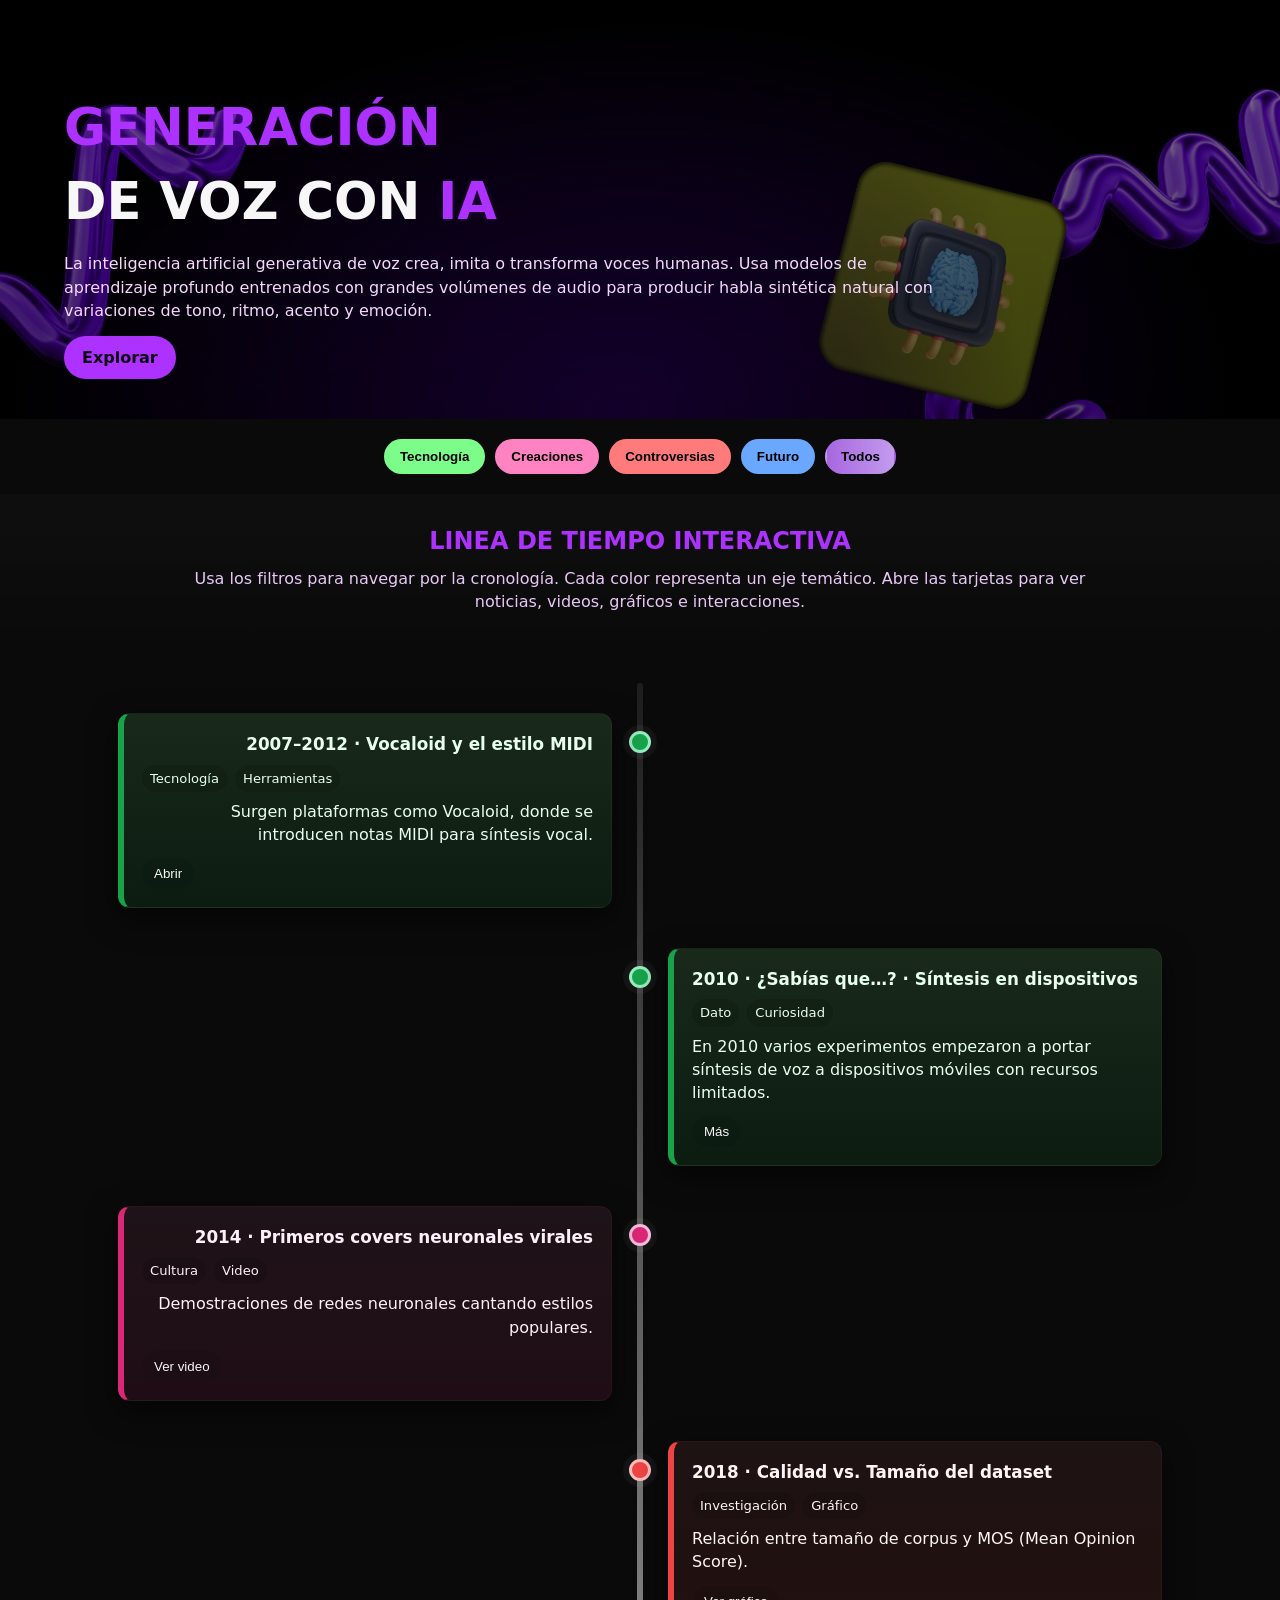
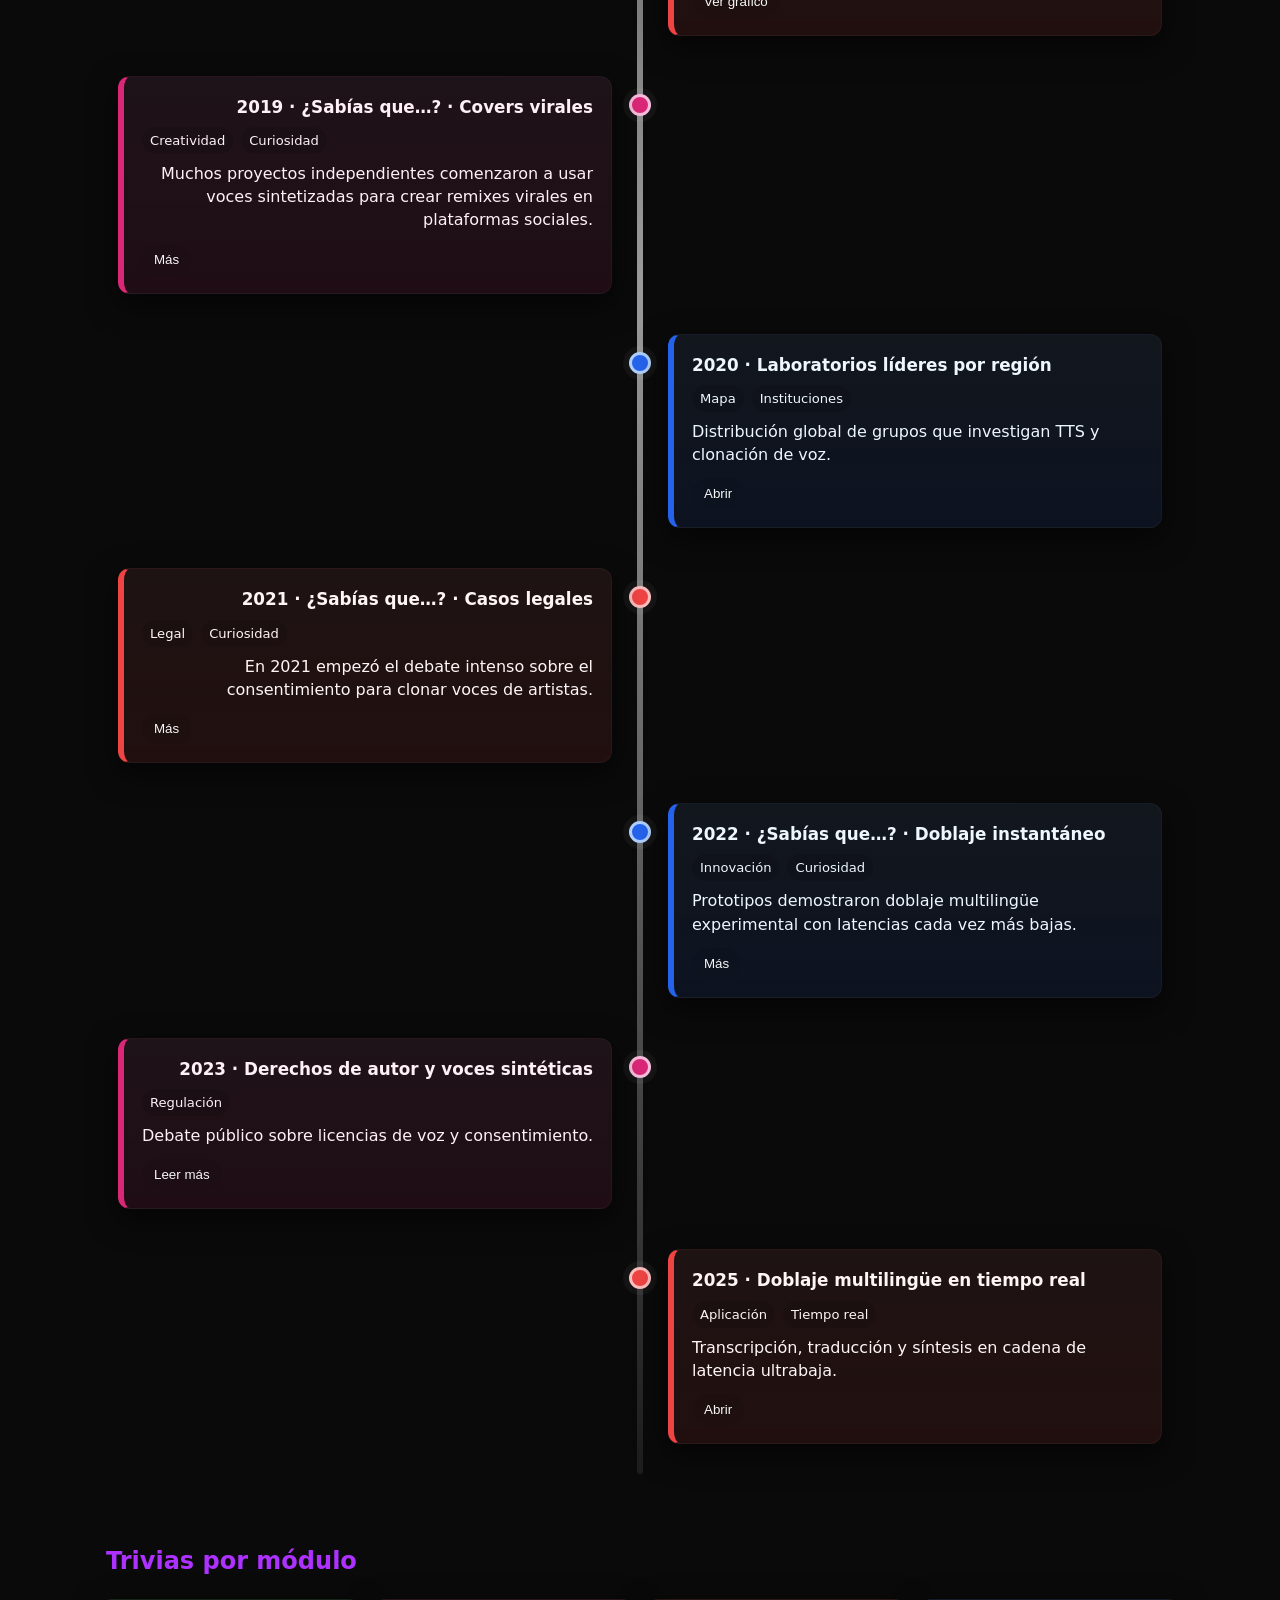
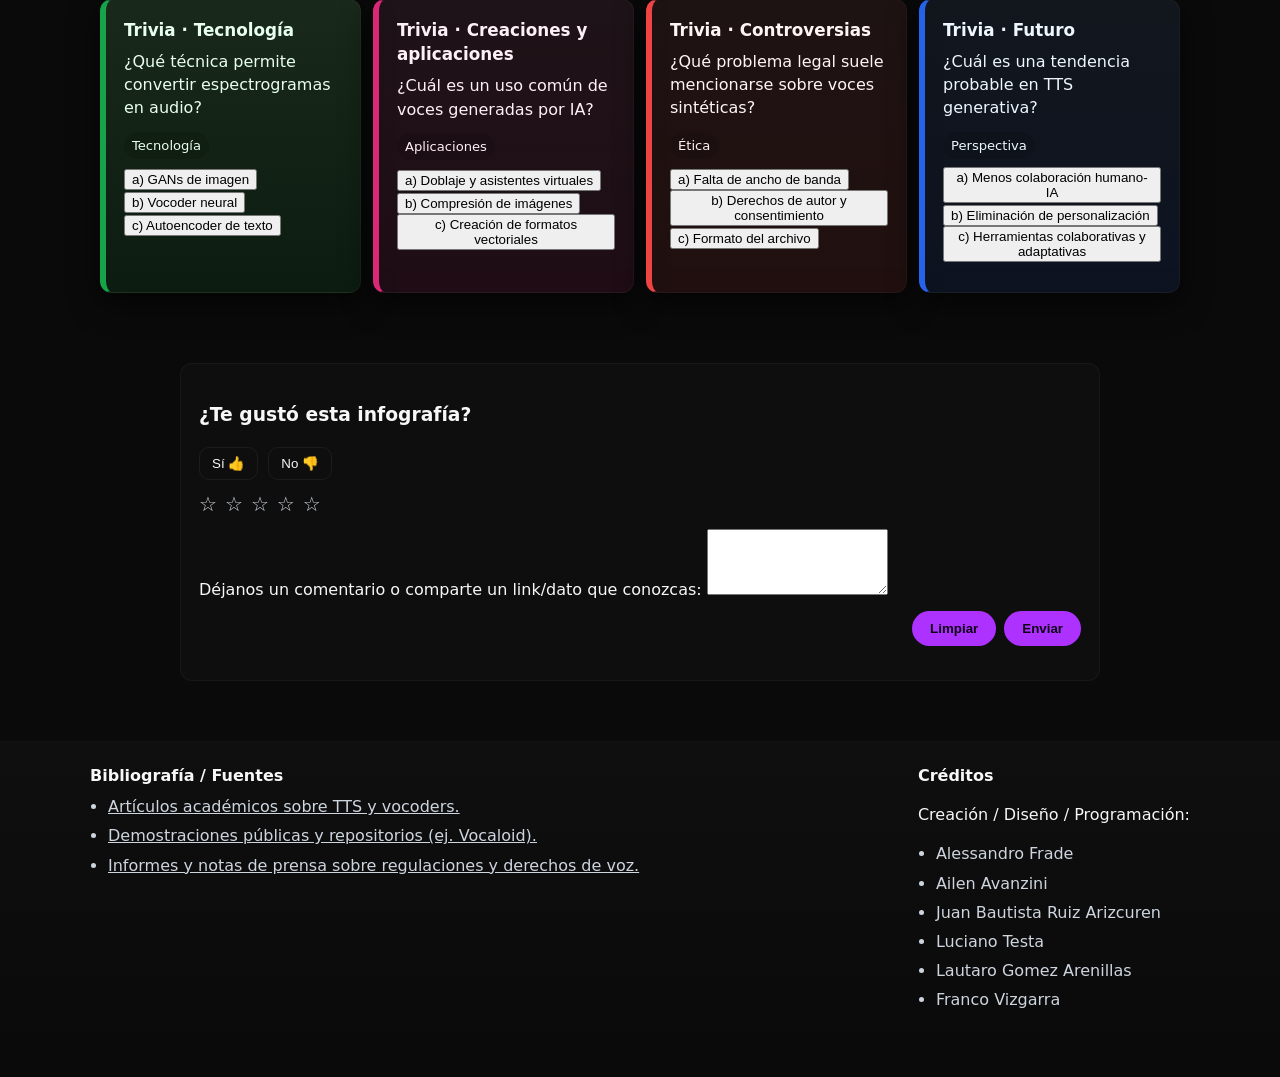
<file: CAMBIOS/index.html>
<!DOCTYPE html>
<html lang="es">
<head>
  <meta charset="utf-8" />
  <meta name="viewport" content="width=device-width,initial-scale=1" />
  <title>Generación de Voz con IA — Infografia Interactiva</title>
  <link rel="stylesheet" href="styles.css">
</head>
<body>
<header class="hero" id="hero">
  <div class="hero-content">
    <h1><span class="highlight">GENERACIÓN</span><br>DE VOZ CON <span class="highlight">IA</span></h1>
    <p>La inteligencia artificial generativa de voz crea, imita o transforma voces humanas. Usa modelos de aprendizaje profundo entrenados con grandes volúmenes de audio para producir habla sintética natural con variaciones de tono, ritmo, acento y emoción.</p>
    <a href="#timeline" class="btn">Explorar</a>
  </div>
</header>

  <!-- FILTROS SUPERIORES (pills) -->
  <nav class="top-filters" aria-label="Filtros por módulo">
    <button class="pill-filter pill-verde" data-filter="verde">Tecnología</button>
    <button class="pill-filter pill-rosa" data-filter="rosa">Creaciones</button>
    <button class="pill-filter pill-rojo" data-filter="rojo">Controversias</button>
    <button class="pill-filter pill-azul" data-filter="azul">Futuro</button>
    <button class="pill-filter pill-all" data-filter="all">Todos</button>
  </nav>

<section class="intro">
  <h2>Linea de Tiempo Interactiva</h2>
  <p>Usa los filtros para navegar por la cronología. Cada color representa un eje temático. Abre las tarjetas para ver noticias, videos, gráficos e interacciones.</p>
</section>

<main id="timeline" class="timeline">
  <!-- EXAMPLES: all cards rectangular. Each article must have data-date YYYY-MM-DD -->

  <article class="t-item left" data-date="2007-06-01" data-color="verde" data-type="noticia">
    <span class="dot verde"></span>
    <div class="card verde">
      <h3>2007–2012 · Vocaloid y el estilo MIDI</h3>
      <div class="meta"><span class="pill small">Tecnología</span><span class="pill small">Herramientas</span></div>
      <p>Surgen plataformas como Vocaloid, donde se introducen notas MIDI para síntesis vocal.</p>
      <button class="toggle" aria-expanded="false">Abrir</button>
      <div class="expand">
        <p>Contenido ampliado: inserta aquí la noticia completa, imágenes o <a class="external-link" href="#" target="_blank" rel="noopener">enlace</a>.</p>
      </div>
    </div>
  </article>

  <article class="t-item right" data-date="2014-03-10" data-color="rosa" data-type="video">
    <span class="dot rosa"></span>
    <div class="card rosa">
      <h3>2014 · Primeros covers neuronales virales</h3>
      <div class="meta"><span class="pill small">Cultura</span><span class="pill small">Video</span></div>
      <p>Demostraciones de redes neuronales cantando estilos populares.</p>
      <button class="toggle" aria-expanded="false">Ver video</button>
      <div class="expand">
        <p>Puedes embeber un video (iframe) o enlazar a un hosting.</p>
        <div class="embed"><iframe title="demo" src="" loading="lazy"></iframe></div>
      </div>
    </div>
  </article>

  <article class="t-item left" data-date="2018-09-05" data-color="rojo" data-type="grafico">
    <span class="dot rojo"></span>
    <div class="card rojo">
      <h3>2018 · Calidad vs. Tamaño del dataset</h3>
      <div class="meta"><span class="pill small">Investigación</span><span class="pill small">Gráfico</span></div>
      <p>Relación entre tamaño de corpus y MOS (Mean Opinion Score).</p>
      <button class="toggle" aria-expanded="false">Ver gráfico</button>
      <div class="expand">
        <img alt="placeholder gráfico" src="data:image/svg+xml,%3Csvg xmlns='http://www.w3.org/2000/svg' width='800' height='360'%3E%3Crect width='100%25' height='100%25' fill='black'/%3E%3Ctext x='50%25' y='50%25' fill='white' dominant-baseline='middle' text-anchor='middle' font-family='Arial' font-size='20'%3EInserta un gráfico aquí%3C/text%3E%3C/svg%3E">
      </div>
    </div>
  </article>

  <article class="t-item right" data-date="2020-02-01" data-color="azul" data-type="mapa">
    <span class="dot azul"></span>
    <div class="card azul">
      <h3>2020 · Laboratorios líderes por región</h3>
      <div class="meta"><span class="pill small">Mapa</span><span class="pill small">Instituciones</span></div>
      <p>Distribución global de grupos que investigan TTS y clonación de voz.</p>
      <button class="toggle" aria-expanded="false">Abrir</button>
      <div class="expand">
        <p>Inserta un mapa estático/dinámico o un embed.</p>
      </div>
    </div>
  </article>

  <!-- Curiosidades: una por módulo (cada una con fecha) -->
  <article class="t-item left" data-date="2010-11-12" data-color="verde" data-type="curiosidad">
    <span class="dot verde"></span>
    <div class="card verde">
      <h3>2010 · ¿Sabías que…? · Síntesis en dispositivos</h3>
      <div class="meta"><span class="pill small">Dato</span><span class="pill small">Curiosidad</span></div>
      <p>En 2010 varios experimentos empezaron a portar síntesis de voz a dispositivos móviles con recursos limitados.</p>
      <button class="toggle" aria-expanded="false">Más</button>
      <div class="expand">
        <p>Ejemplos y referencias técnicas se pueden enlazar aquí.</p>
         <p>Aquí puedes insertar:</p>
        <div class="media-upload">
          <input type="file" class="media-input" accept="image/*,audio/*,video/*">
        </div>
        <div class="media-player"></div>
      </div>
    </div>
   
  </article>

  <article class="t-item right" data-date="2019-06-22" data-color="rosa" data-type="curiosidad">
    <span class="dot rosa"></span>
    <div class="card rosa">
      <h3>2019 · ¿Sabías que…? · Covers virales</h3>
      <div class="meta"><span class="pill small">Creatividad</span><span class="pill small">Curiosidad</span></div>
      <p>Muchos proyectos independientes comenzaron a usar voces sintetizadas para crear remixes virales en plataformas sociales.</p>
      <button class="toggle" aria-expanded="false">Más</button>
      <div class="expand">
        <p>Links a ejemplos y canales donde surgieron estas creaciones.</p>
      </div>
    </div>
  </article>

  <article class="t-item left" data-date="2021-01-14" data-color="rojo" data-type="curiosidad">
    <span class="dot rojo"></span>
    <div class="card rojo">
      <h3>2021 · ¿Sabías que…? · Casos legales</h3>
      <div class="meta"><span class="pill small">Legal</span><span class="pill small">Curiosidad</span></div>
      <p>En 2021 empezó el debate intenso sobre el consentimiento para clonar voces de artistas.</p>
      <button class="toggle" aria-expanded="false">Más</button>
      <div class="expand">
        <p>Resumen de casos y noticias relevantes.</p>
      </div>
    </div>
  </article>

  <article class="t-item right" data-date="2022-09-03" data-color="azul" data-type="curiosidad">
    <span class="dot azul"></span>
    <div class="card azul">
      <h3>2022 · ¿Sabías que…? · Doblaje instantáneo</h3>
      <div class="meta"><span class="pill small">Innovación</span><span class="pill small">Curiosidad</span></div>
      <p>Prototipos demostraron doblaje multilingüe experimental con latencias cada vez más bajas.</p>
      <button class="toggle" aria-expanded="false">Más</button>
      <div class="expand">
        <p>Detalles técnicos y demos experimentales.</p>
      </div>
    </div>
  </article>

  <!-- Noticias / ejemplos adicionales -->
  <article class="t-item left" data-date="2023-03-01" data-color="rosa" data-type="noticia">
    <span class="dot rosa"></span>
    <div class="card rosa">
      <h3>2023 · Derechos de autor y voces sintéticas</h3>
      <div class="meta"><span class="pill small">Regulación</span></div>
      <p>Debate público sobre licencias de voz y consentimiento.</p>
      <button class="toggle" aria-expanded="false">Leer más</button>
      <div class="expand">
        <p>Añade aquí enlaces, citas o documentos. Ejemplo de enlace: <a class="external-link" href="#" target="_blank" rel="noopener">Noticia sobre regulación</a></p>
      </div>
    </div>
  </article>

  <article class="t-item right" data-date="2025-03-18" data-color="rojo" data-type="video">
    <span class="dot rojo"></span>
    <div class="card rojo">
      <h3>2025 · Doblaje multilingüe en tiempo real</h3>
      <div class="meta"><span class="pill small">Aplicación</span><span class="pill small">Tiempo real</span></div>
      <p>Transcripción, traducción y síntesis en cadena de latencia ultrabaja.</p>
      <button class="toggle" aria-expanded="false">Abrir</button>
      <div class="expand">
        <p>Espacio para video o demo.</p>
      </div>
    </div>
  </article>

</main>

<!-- TRIVIA SECTION -->
<section id="trivias" class="trivias" style="max-width:1100px;margin:20px auto;padding:10px">
  <h2 style="color:var(--accent);margin-left:6px">Trivias por módulo</h2>
  <div class="trivia-grid">
    <!-- Tecnología / verde -->
    <div class="card verde" data-module="Tecnologia">
      <h3>Trivia · Tecnología</h3>
      <p>¿Qué técnica permite convertir espectrogramas en audio?</p>
      <div class="meta"><span class="pill small">Tecnología</span></div>
      <div class="quiz" data-answer="b">
        <button class="q" data-opt="a">a) GANs de imagen</button>
        <button class="q" data-opt="b">b) Vocoder neural</button>
        <button class="q" data-opt="c">c) Autoencoder de texto</button>
        <p class="q-result" aria-live="polite"></p>
      </div>
    </div>

    <!-- Creaciones / rosa -->
    <div class="card rosa" data-module="Creaciones">
      <h3>Trivia · Creaciones y aplicaciones</h3>
      <p>¿Cuál es un uso común de voces generadas por IA?</p>
      <div class="meta"><span class="pill small">Aplicaciones</span></div>
      <div class="quiz" data-answer="a">
        <button class="q" data-opt="a">a) Doblaje y asistentes virtuales</button>
        <button class="q" data-opt="b">b) Compresión de imágenes</button>
        <button class="q" data-opt="c">c) Creación de formatos vectoriales</button>
        <p class="q-result" aria-live="polite"></p>
      </div>
    </div>

    <!-- Controversias / rojo -->
    <div class="card rojo" data-module="Controversias">
      <h3>Trivia · Controversias</h3>
      <p>¿Qué problema legal suele mencionarse sobre voces sintéticas?</p>
      <div class="meta"><span class="pill small">Ética</span></div>
      <div class="quiz" data-answer="b">
        <button class="q" data-opt="a">a) Falta de ancho de banda</button>
        <button class="q" data-opt="b">b) Derechos de autor y consentimiento</button>
        <button class="q" data-opt="c">c) Formato del archivo</button>
        <p class="q-result" aria-live="polite"></p>
      </div>
    </div>

    <!-- Futuro / azul -->
    <div class="card azul" data-module="Futuro">
      <h3>Trivia · Futuro</h3>
      <p>¿Cuál es una tendencia probable en TTS generativa?</p>
      <div class="meta"><span class="pill small">Perspectiva</span></div>
      <div class="quiz" data-answer="c">
        <button class="q" data-opt="a">a) Menos colaboración humano-IA</button>
        <button class="q" data-opt="b">b) Eliminación de personalización</button>
        <button class="q" data-opt="c">c) Herramientas colaborativas y adaptativas</button>
        <p class="q-result" aria-live="polite"></p>
      </div>
    </div>
  </div>
</section>

<section class="feedback" id="feedback">
  <h3>¿Te gustó esta infografía?</h3>
  <div class="like">
    <button type="button" data-like="si">Sí 👍</button>
    <button type="button" data-like="no">No 👎</button>
  </div>
  <div class="rate" aria-label="Calificación">
    <span class="star" data-star="1">☆</span>
    <span class="star" data-star="2">☆</span>
    <span class="star" data-star="3">☆</span>
    <span class="star" data-star="4">☆</span>
    <span class="star" data-star="5">☆</span>
  </div>

  <div id="fb-form">
    <label>Déjanos un comentario o comparte un link/dato que conozcas:
      <textarea id="fb-text" rows="4"></textarea>
    </label>
    <div class="fb-actions">
      <button class="btn ghost" id="fb-clear">Limpiar</button>
      <button class="btn primary" id="fb-send">Enviar</button>
    </div>
  </div>

  <p id="fb-msg" class="fb-message" aria-live="polite"></p>
</section>

<button class="fab" id="fab" title="Filtros">⚙️</button>

<div class="modal" id="modal" aria-hidden="true">
  <div class="panel">
    <h3>Filtros por módulo</h3>
    <p class="muted">Selecciona uno o varios. "Todos" vuelve a la vista inicial.</p>
    <div class="filters">
      <label class="lbl-verde"><input type="checkbox" value="verde"> Tecnología</label>
      <label class="lbl-rosa"><input type="checkbox" value="rosa"> Creaciones</label>
      <label class="lbl-rojo"><input type="checkbox" value="rojo"> Controversias</label>
      <label class="lbl-azul"><input type="checkbox" value="azul"> Futuro</label>
      <label class="lbl-amarillo"><input type="checkbox" value="amarillo"> Curiosidades</label>
    </div>
    <div class="actions" style="margin-top:12px;display:flex;gap:8px;justify-content:flex-end">
      <button class="btn ghost" id="all">Todos</button>
      <button class="btn primary" id="apply">Aplicar</button>
      <button class="btn ghost" id="close">Cerrar</button>
    </div>
  </div>
</div>

<div id="confetti-root" aria-hidden="true"></div>

<footer class="site-footer">
  <div class="container">
    <div class="bib">
      <h4>Bibliografía / Fuentes</h4>
      <ul>
        <li><a href="#" target="_blank" rel="noopener">Artículos académicos sobre TTS y vocoders.</a></li>
        <li><a href="#" target="_blank" rel="noopener">Demostraciones públicas y repositorios (ej. Vocaloid).</a></li>
        <li><a href="#" target="_blank" rel="noopener">Informes y notas de prensa sobre regulaciones y derechos de voz.</a></li>
      </ul>
    </div>
    <div class="credits">
      <h4>Créditos</h4>
      <p>Creación / Diseño / Programación:</p>
      <ul>
        <li>Alessandro Frade</li>
        <li>Ailen Avanzini</li>
        <li>Juan Bautista Ruiz Arizcuren</li>
        <li>Luciano Testa</li>
        <li>Lautaro Gomez Arenillas</li>
        <li>Franco Vizgarra</li>
      </ul>
    </div>
  </div>
</footer>

<script src="script.js"></script>
</body>
</html>
</file>
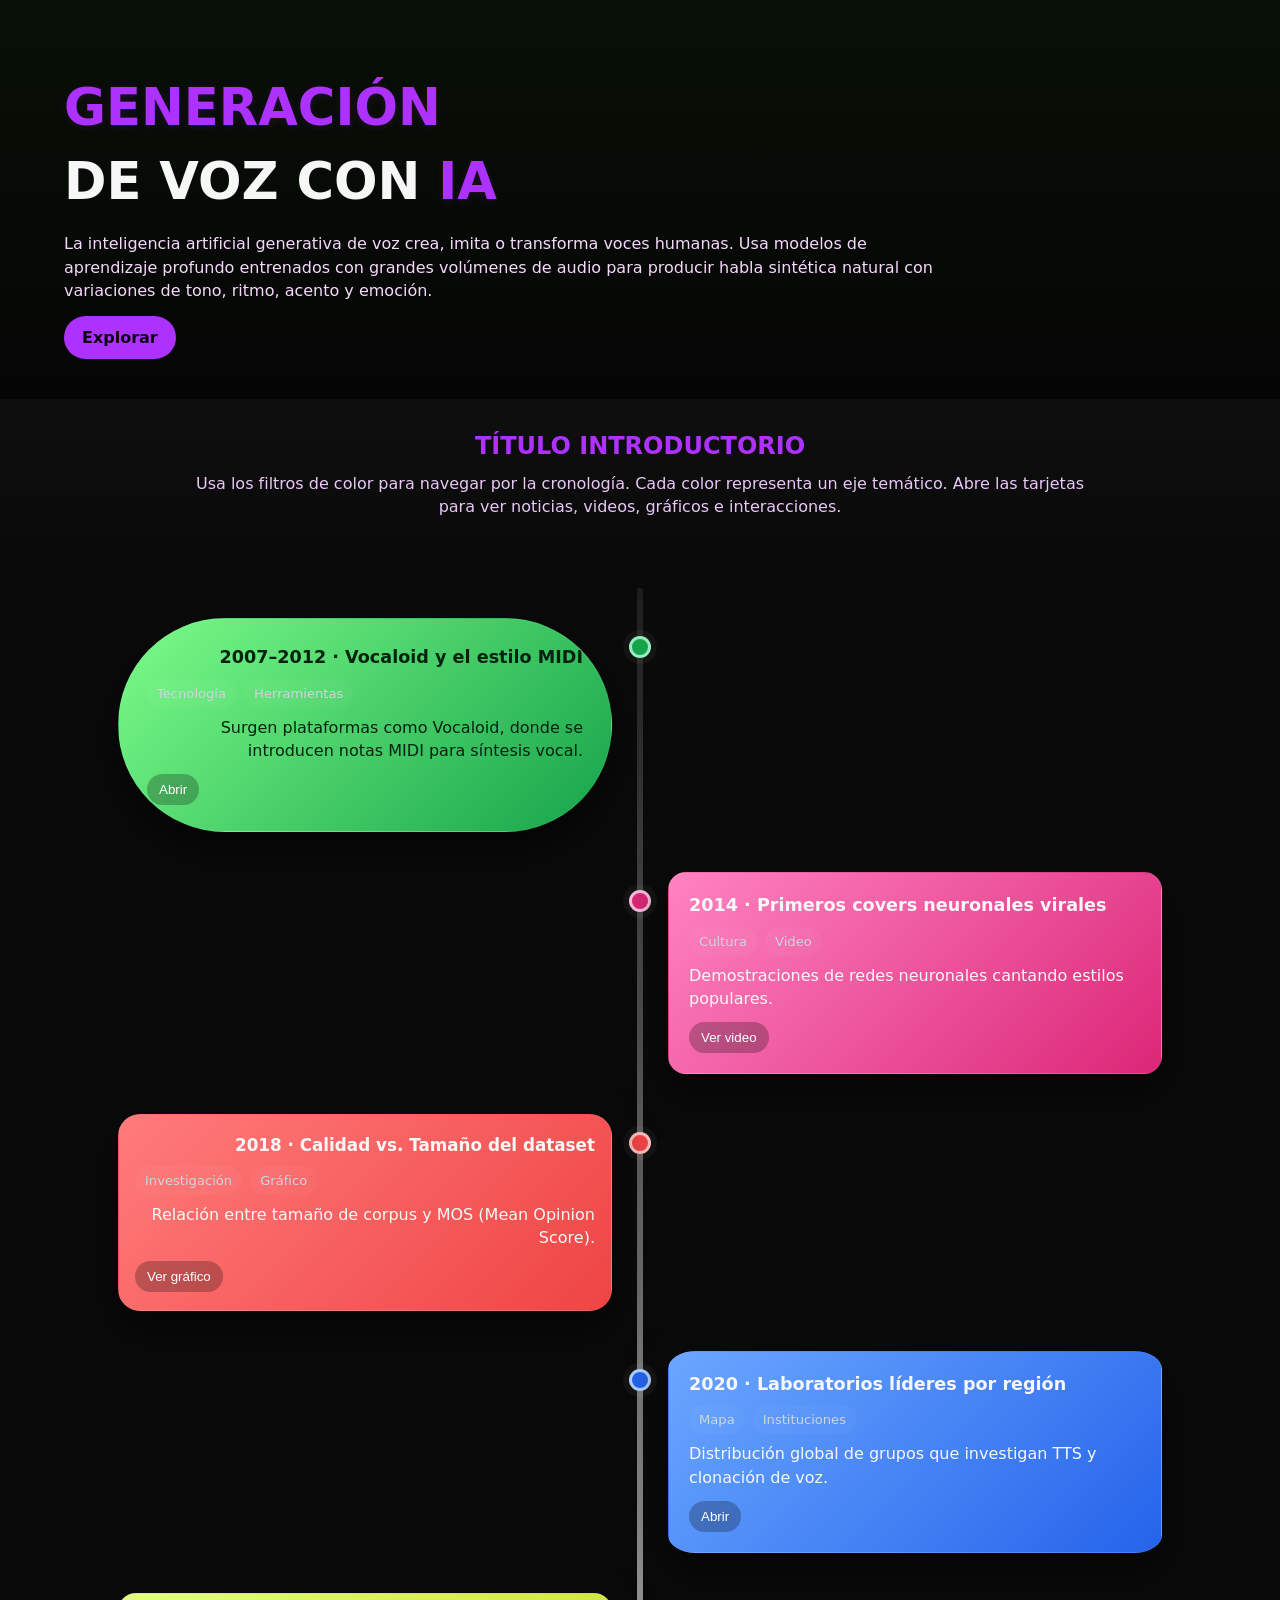
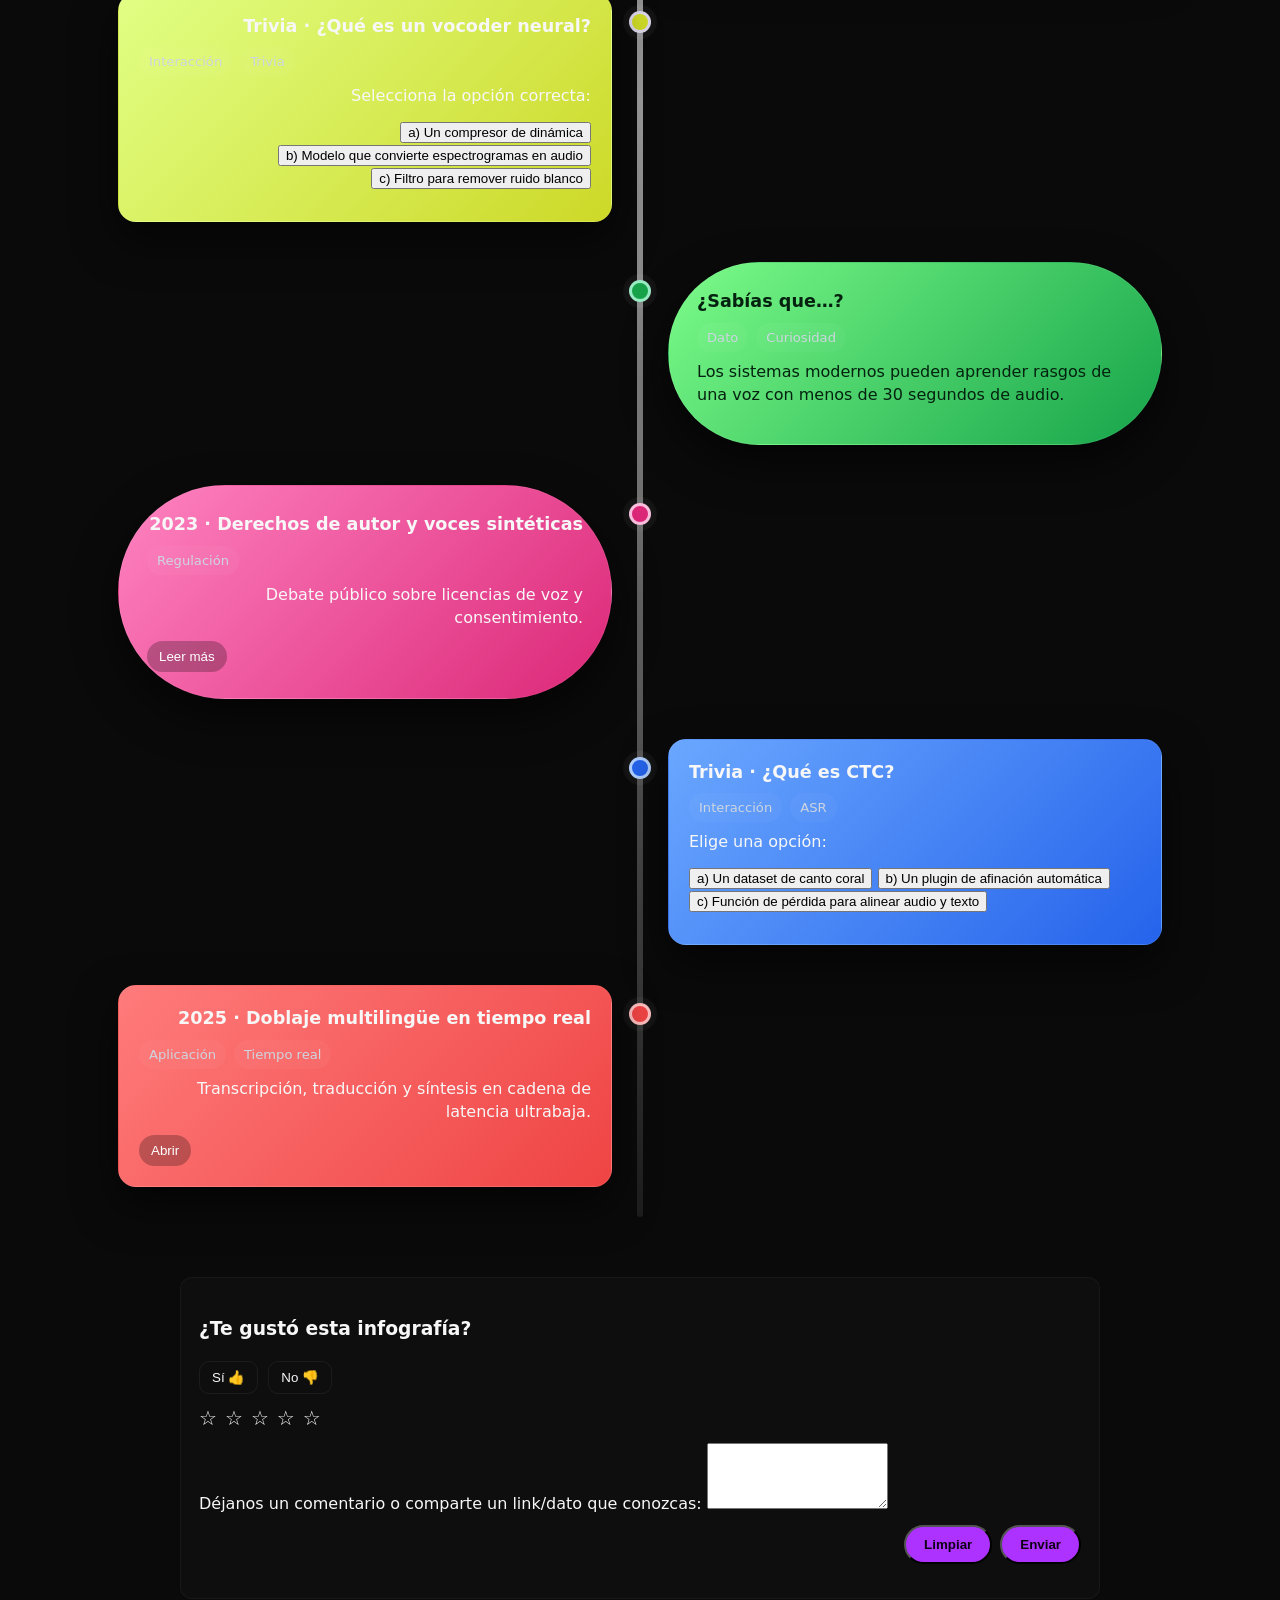
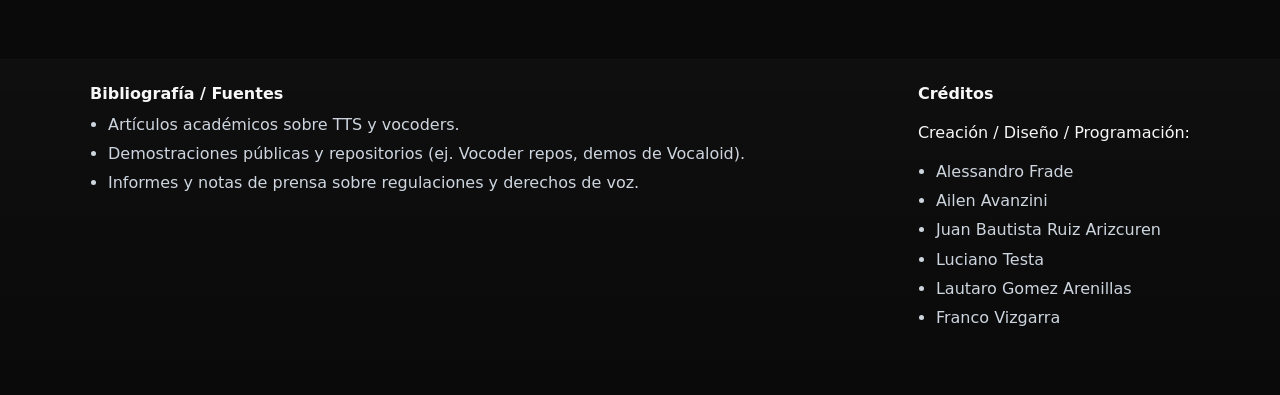
<file: Infografia/index.html>
<!DOCTYPE html>
<html lang="es">
<head>
  <meta charset="utf-8" />
  <meta name="viewport" content="width=device-width,initial-scale=1" />
  <title>Generación de Voz con IA — Timeline Interactivo</title>
  <link rel="stylesheet" href="styles.css">
</head>
<body>
  <header class="hero">
    <div class="hero-content">
      <h1><span class="highlight">GENERACIÓN</span><br>DE VOZ CON <span class="highlight">IA</span></h1>
      <p>La inteligencia artificial generativa de voz crea, imita o transforma voces humanas. Usa modelos de aprendizaje profundo entrenados con grandes volúmenes de audio para producir habla sintética natural con variaciones de tono, ritmo, acento y emoción.</p>
      <a href="#timeline" class="btn">Explorar</a>
    </div>
  </header>

  <section class="intro">
    <h2>TÍTULO INTRODUCTORIO</h2>
    <p>Usa los filtros de color para navegar por la cronología. Cada color representa un eje temático. Abre las tarjetas para ver noticias, videos, gráficos e interacciones.</p>
  </section>

  <main id="timeline" class="timeline">
    <!-- EJEMPLOS DE CARDS: Podemos duplicar/Editar DESDE ACA.  IMPORTANTE: Cada article tiene data-date en formato YYYY-MM-DD -->
    <article class="t-item left" data-date="2007-06-01" data-color="verde" data-type="noticia">
      <span class="dot verde"></span>
      <div class="card verde type-noticia">
        <h3>2007–2012 · Vocaloid y el estilo MIDI</h3>
        <div class="meta"><span class="pill">Tecnología</span><span class="pill">Herramientas</span></div>
        <p>Surgen plataformas como Vocaloid, donde se introducen notas MIDI para síntesis vocal.</p>
        <button class="toggle" aria-expanded="false">Abrir</button>
        <div class="expand">
          <p>Contenido ampliado: inserta aquí la noticia completa, imágenes o links.</p>
        </div>
      </div>
    </article>

    <article class="t-item right" data-date="2014-03-10" data-color="rosa" data-type="video">
      <span class="dot rosa"></span>
      <div class="card rosa type-video">
        <h3>2014 · Primeros covers neuronales virales</h3>
        <div class="meta"><span class="pill">Cultura</span><span class="pill">Video</span></div>
        <p>Demostraciones de redes neuronales cantando estilos populares.</p>
        <button class="toggle" aria-expanded="false">Ver video</button>
        <div class="expand">
          <p>Puedes embeber un video (iframe).</p>
          <div class="embed"><iframe title="demo" src="" loading="lazy"></iframe></div>
        </div>
      </div>
    </article>

    <article class="t-item left" data-date="2018-09-05" data-color="rojo" data-type="grafico">
      <span class="dot rojo"></span>
      <div class="card rojo type-grafico">
        <h3>2018 · Calidad vs. Tamaño del dataset</h3>
        <div class="meta"><span class="pill">Investigación</span><span class="pill">Gráfico</span></div>
        <p>Relación entre tamaño de corpus y MOS (Mean Opinion Score).</p>
        <button class="toggle" aria-expanded="false">Ver gráfico</button>
        <div class="expand">
          <img alt="placeholder gráfico" src="data:image/svg+xml,%3Csvg xmlns='http://www.w3.org/2000/svg' width='800' height='360'%3E%3Crect width='100%25' height='100%25' fill='black'/%3E%3Ctext x='50%25' y='50%25' fill='white' dominant-baseline='middle' text-anchor='middle' font-family='Arial' font-size='20'%3EInserta un gráfico aquí%3C/text%3E%3C/svg%3E">
        </div>
      </div>
    </article>

    <article class="t-item right" data-date="2020-02-01" data-color="azul" data-type="mapa">
      <span class="dot azul"></span>
      <div class="card azul type-mapa">
        <h3>2020 · Laboratorios líderes por región</h3>
        <div class="meta"><span class="pill">Mapa</span><span class="pill">Instituciones</span></div>
        <p>Distribución global de grupos que investigan TTS y clonación de voz.</p>
        <button class="toggle" aria-expanded="false">Abrir</button>
        <div class="expand">
          <p>Inserta un mapa estático/dinámico o un embed.</p>
        </div>
      </div>
    </article>

    <article class="t-item left" data-date="2021-06-01" data-color="morado" data-type="trivia">
      <span class="dot morado"></span>
      <div class="card morado type-video">
        <h3>Trivia · ¿Qué es un vocoder neural?</h3>
        <div class="meta"><span class="pill">Interacción</span><span class="pill">Trivia</span></div>
        <p>Selecciona la opción correcta:</p>
        <div class="quiz" data-answer="b">
          <button class="q" data-opt="a">a) Un compresor de dinámica</button>
          <button class="q" data-opt="b">b) Modelo que convierte espectrogramas en audio</button>
          <button class="q" data-opt="c">c) Filtro para remover ruido blanco</button>
          <p class="q-result" aria-live="polite"></p>
        </div>
      </div>
    </article>

    <article class="t-item right" data-date="2022-04-20" data-color="verde" data-type="dato">
      <span class="dot verde"></span>
      <div class="card verde type-noticia">
        <h3>¿Sabías que…?</h3>
        <div class="meta"><span class="pill">Dato</span><span class="pill">Curiosidad</span></div>
        <p>Los sistemas modernos pueden aprender rasgos de una voz con menos de 30 segundos de audio.</p>
      </div>
    </article>

    <article class="t-item left" data-date="2023-03-01" data-color="rosa" data-type="noticia">
      <span class="dot rosa"></span>
      <div class="card rosa type-noticia">
        <h3>2023 · Derechos de autor y voces sintéticas</h3>
        <div class="meta"><span class="pill">Regulación</span></div>
        <p>Debate público sobre licencias de voz y consentimiento.</p>
        <button class="toggle" aria-expanded="false">Leer más</button>
        <div class="expand">
          <p>Añade aquí enlaces, citas o documentos.</p>
        </div>
      </div>
    </article>

    <article class="t-item right" data-date="2024-07-10" data-color="azul" data-type="trivia">
      <span class="dot azul"></span>
      <div class="card azul type-video">
        <h3>Trivia · ¿Qué es CTC?</h3>
        <div class="meta"><span class="pill">Interacción</span><span class="pill">ASR</span></div>
        <p>Elige una opción:</p>
        <div class="quiz" data-answer="c">
          <button class="q" data-opt="a">a) Un dataset de canto coral</button>
          <button class="q" data-opt="b">b) Un plugin de afinación automática</button>
          <button class="q" data-opt="c">c) Función de pérdida para alinear audio y texto</button>
          <p class="q-result" aria-live="polite"></p>
        </div>
      </div>
    </article>

    <article class="t-item left" data-date="2025-03-18" data-color="rojo" data-type="video">
      <span class="dot rojo"></span>
      <div class="card rojo type-video">
        <h3>2025 · Doblaje multilingüe en tiempo real</h3>
        <div class="meta"><span class="pill">Aplicación</span><span class="pill">Tiempo real</span></div>
        <p>Transcripción, traducción y síntesis en cadena de latencia ultrabaja.</p>
        <button class="toggle" aria-expanded="false">Abrir</button>
        <div class="expand">
          <p>Espacio para video o demo.</p>
        </div>
      </div>
    </article>
  </main>

  <section class="feedback" id="feedback">
    <h3>¿Te gustó esta infografía?</h3>
    <div class="like">
      <button type="button" data-like="si">Sí 👍</button>
      <button type="button" data-like="no">No 👎</button>
    </div>
    <div class="rate" aria-label="Calificación">
      <span class="star" data-star="1">☆</span>
      <span class="star" data-star="2">☆</span>
      <span class="star" data-star="3">☆</span>
      <span class="star" data-star="4">☆</span>
      <span class="star" data-star="5">☆</span>
    </div>

    <div id="fb-form">
      <label>Déjanos un comentario o comparte un link/dato que conozcas:
        <textarea id="fb-text" rows="4"></textarea>
      </label>
      <div class="fb-actions">
        <button class="btn ghost" id="fb-clear">Limpiar</button>
        <button class="btn primary" id="fb-send">Enviar</button>
      </div>
    </div>

    <p id="fb-msg" class="fb-message" aria-live="polite"></p>
  </section>

  <button class="fab" id="fab" title="Filtros">⚙️</button>

  <div class="modal" id="modal">
    <div class="panel">
      <h3>Filtros por color</h3>
      <p class="muted">Selecciona uno o varios. \"Todos\" vuelve a la vista inicial.</p>
      <div class="filters">
        <label class="lbl-verde"><input type="checkbox" value="verde"> Verde</label>
        <label class="lbl-rojo"><input type="checkbox" value="rojo"> Rojo</label>
        <label class="lbl-azul"><input type="checkbox" value="azul"> Azul</label>
        <label class="lbl-rosa"><input type="checkbox" value="rosa"> Rosa</label>
        <label class="lbl-morado"><input type="checkbox" value="morado"> Morado</label>
      </div>
      <div class="actions">
        <button class="btn ghost" id="all">Todos</button>
        <button class="btn primary" id="apply">Aplicar</button>
        <button class="btn ghost" id="close">Cerrar</button>
      </div>
    </div>
  </div>

  <!-- contenedor de confetti (emojis) -->
  <div id="confetti-root" aria-hidden="true"></div>

  <footer class="site-footer">
    <div class="container">
      <div class="bib">
        <h4>Bibliografía / Fuentes</h4>
        <ul>
          <li>Artículos académicos sobre TTS y vocoders.</li>
          <li>Demostraciones públicas y repositorios (ej. Vocoder repos, demos de Vocaloid).</li>
          <li>Informes y notas de prensa sobre regulaciones y derechos de voz.</li>
        </ul>
      </div>
      <div class="credits">
        <h4>Créditos</h4>
        <p>Creación / Diseño / Programación:</p>
        <ul>
          <li>Alessandro Frade</li>
          <li>Ailen Avanzini</li>
          <li>Juan Bautista Ruiz Arizcuren</li>
          <li>Luciano Testa</li>
          <li>Lautaro Gomez Arenillas</li>
          <li>Franco Vizgarra</li>
        </ul>
      </div>
    </div>
  </footer>

  <script src="script.js"></script>
</body>
</html>
</file>
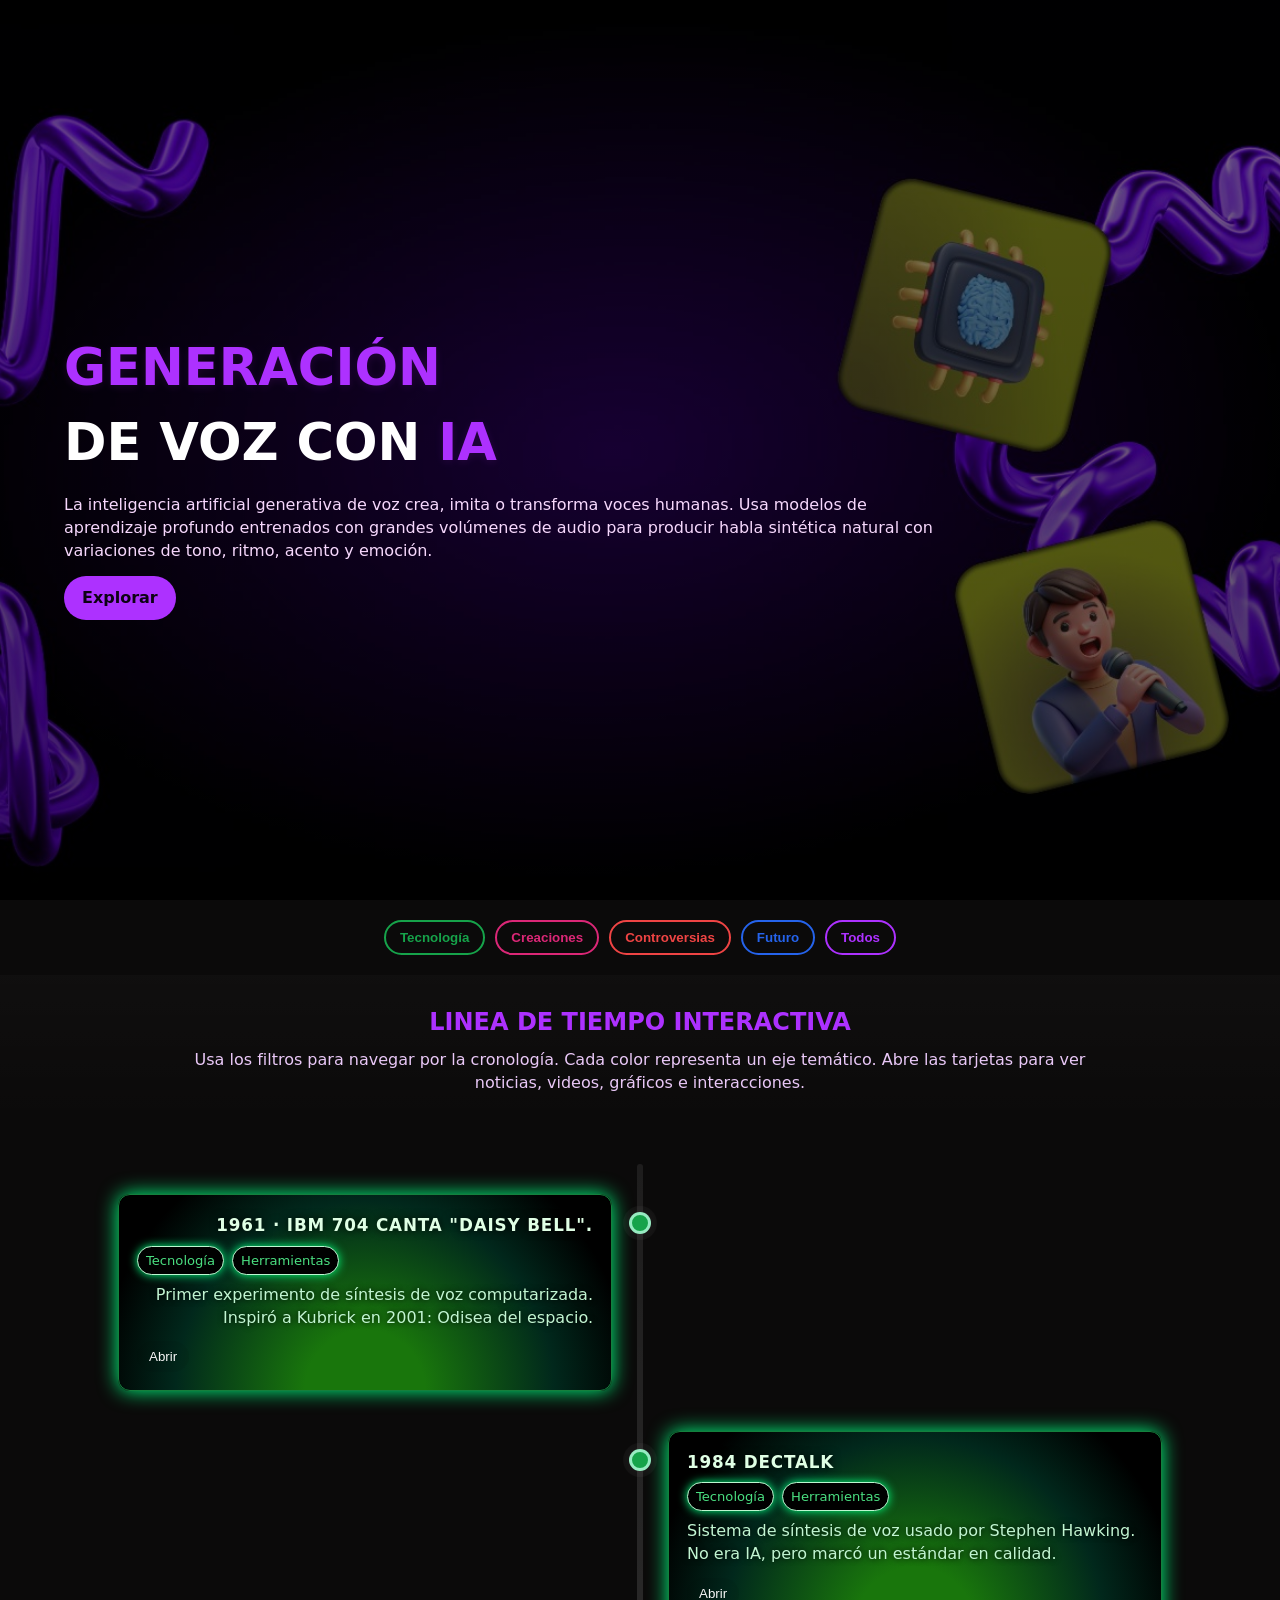
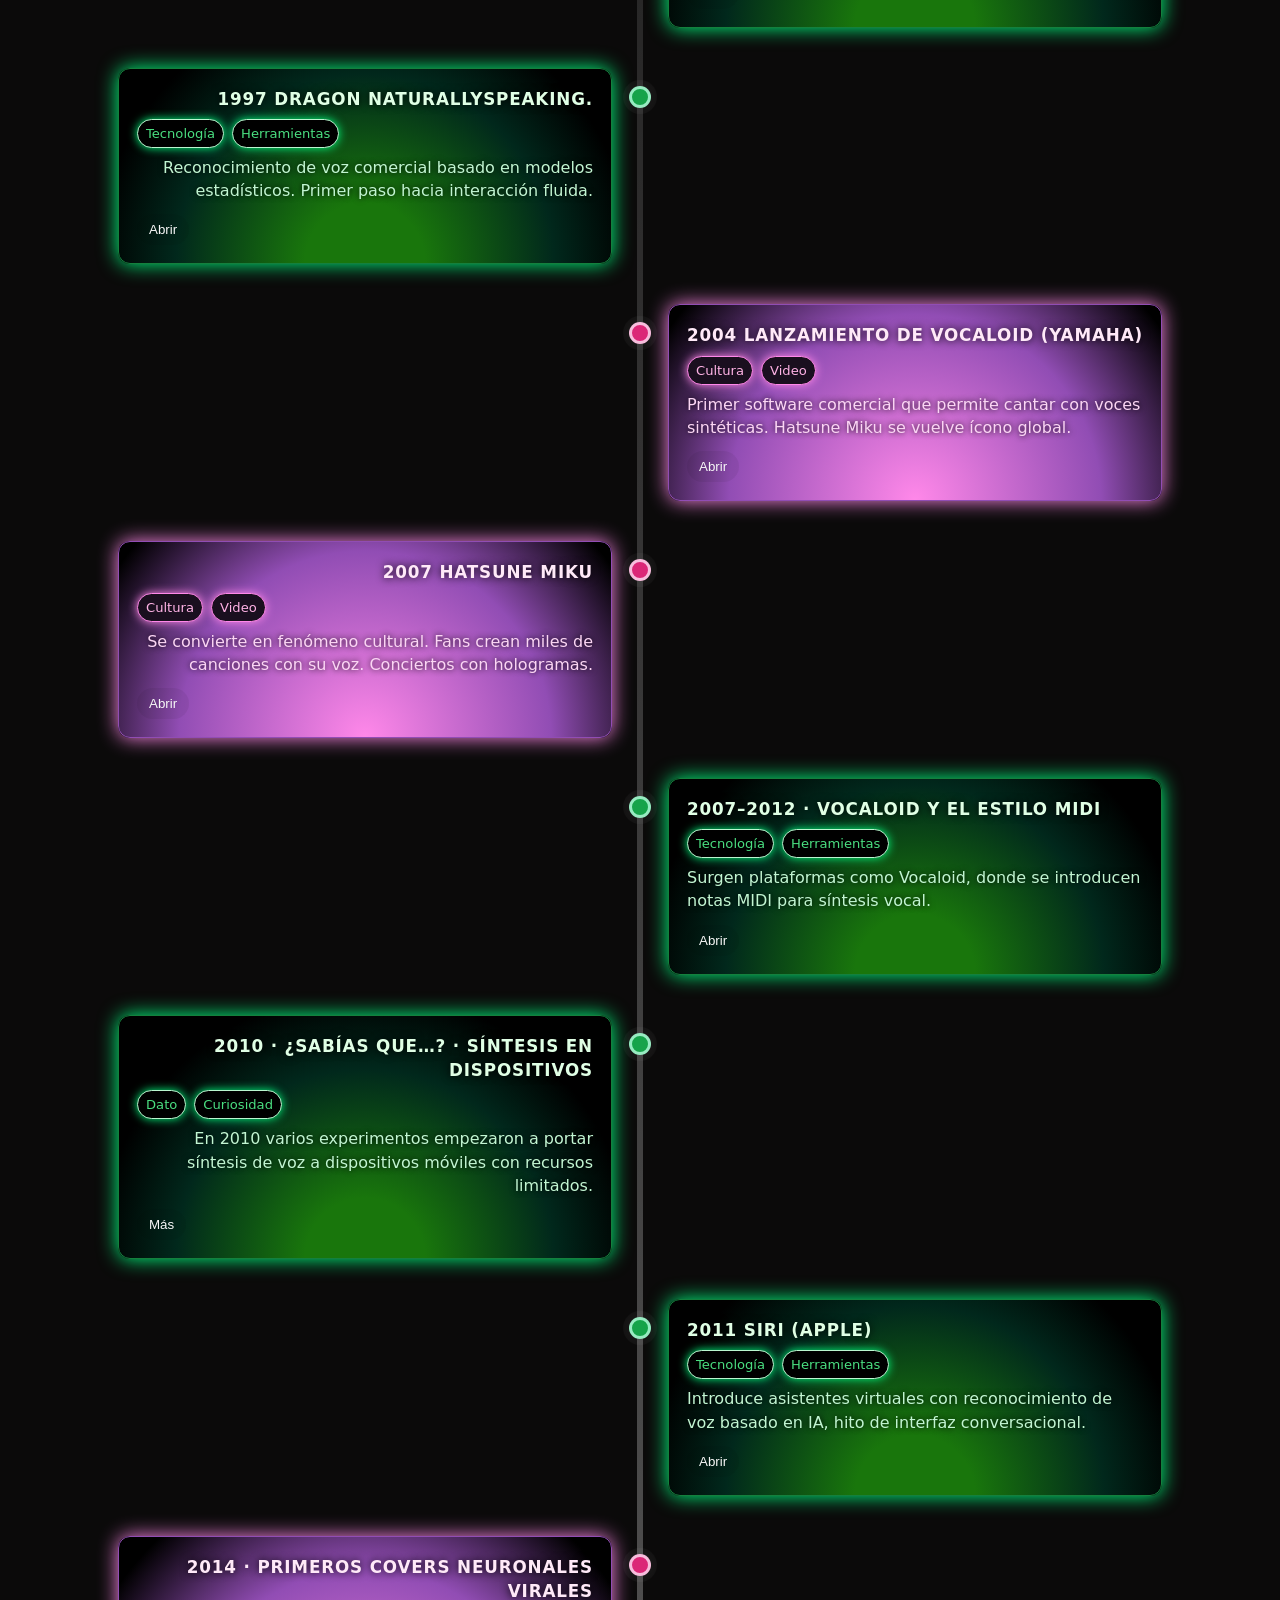
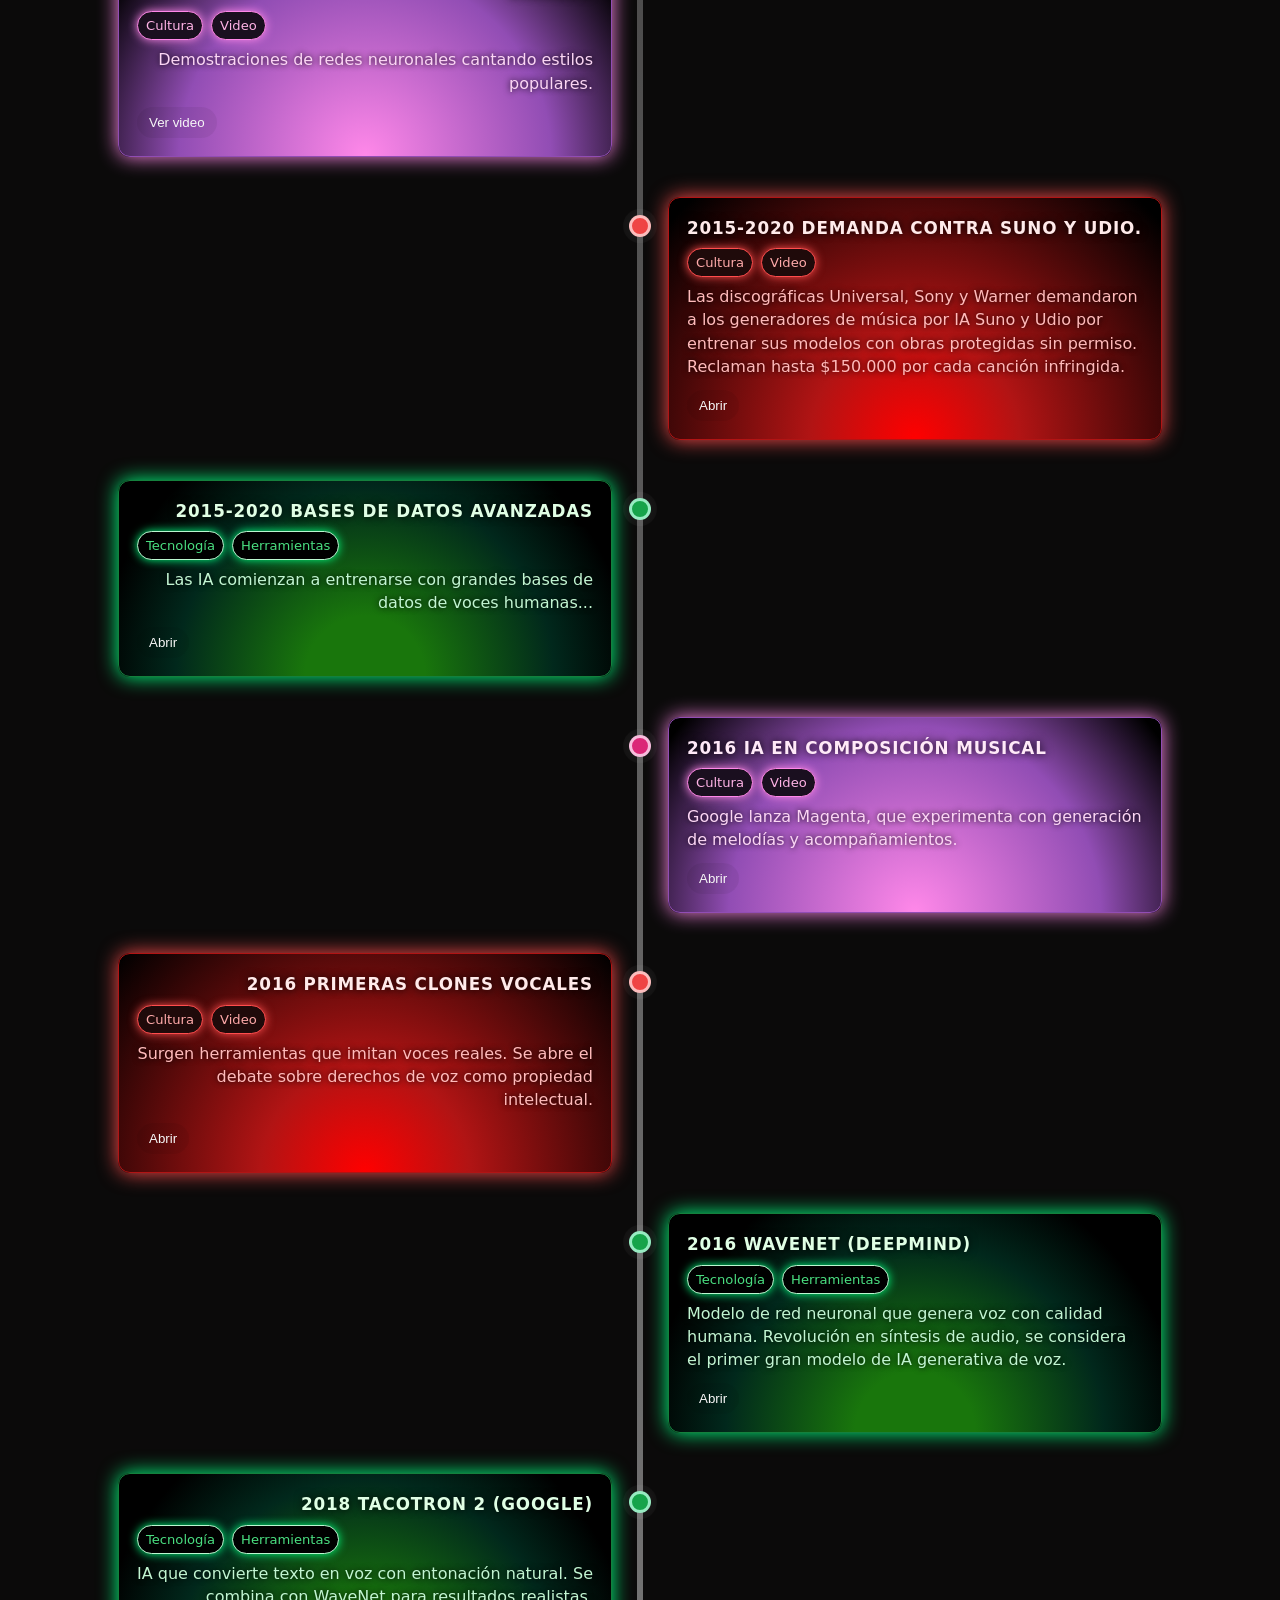
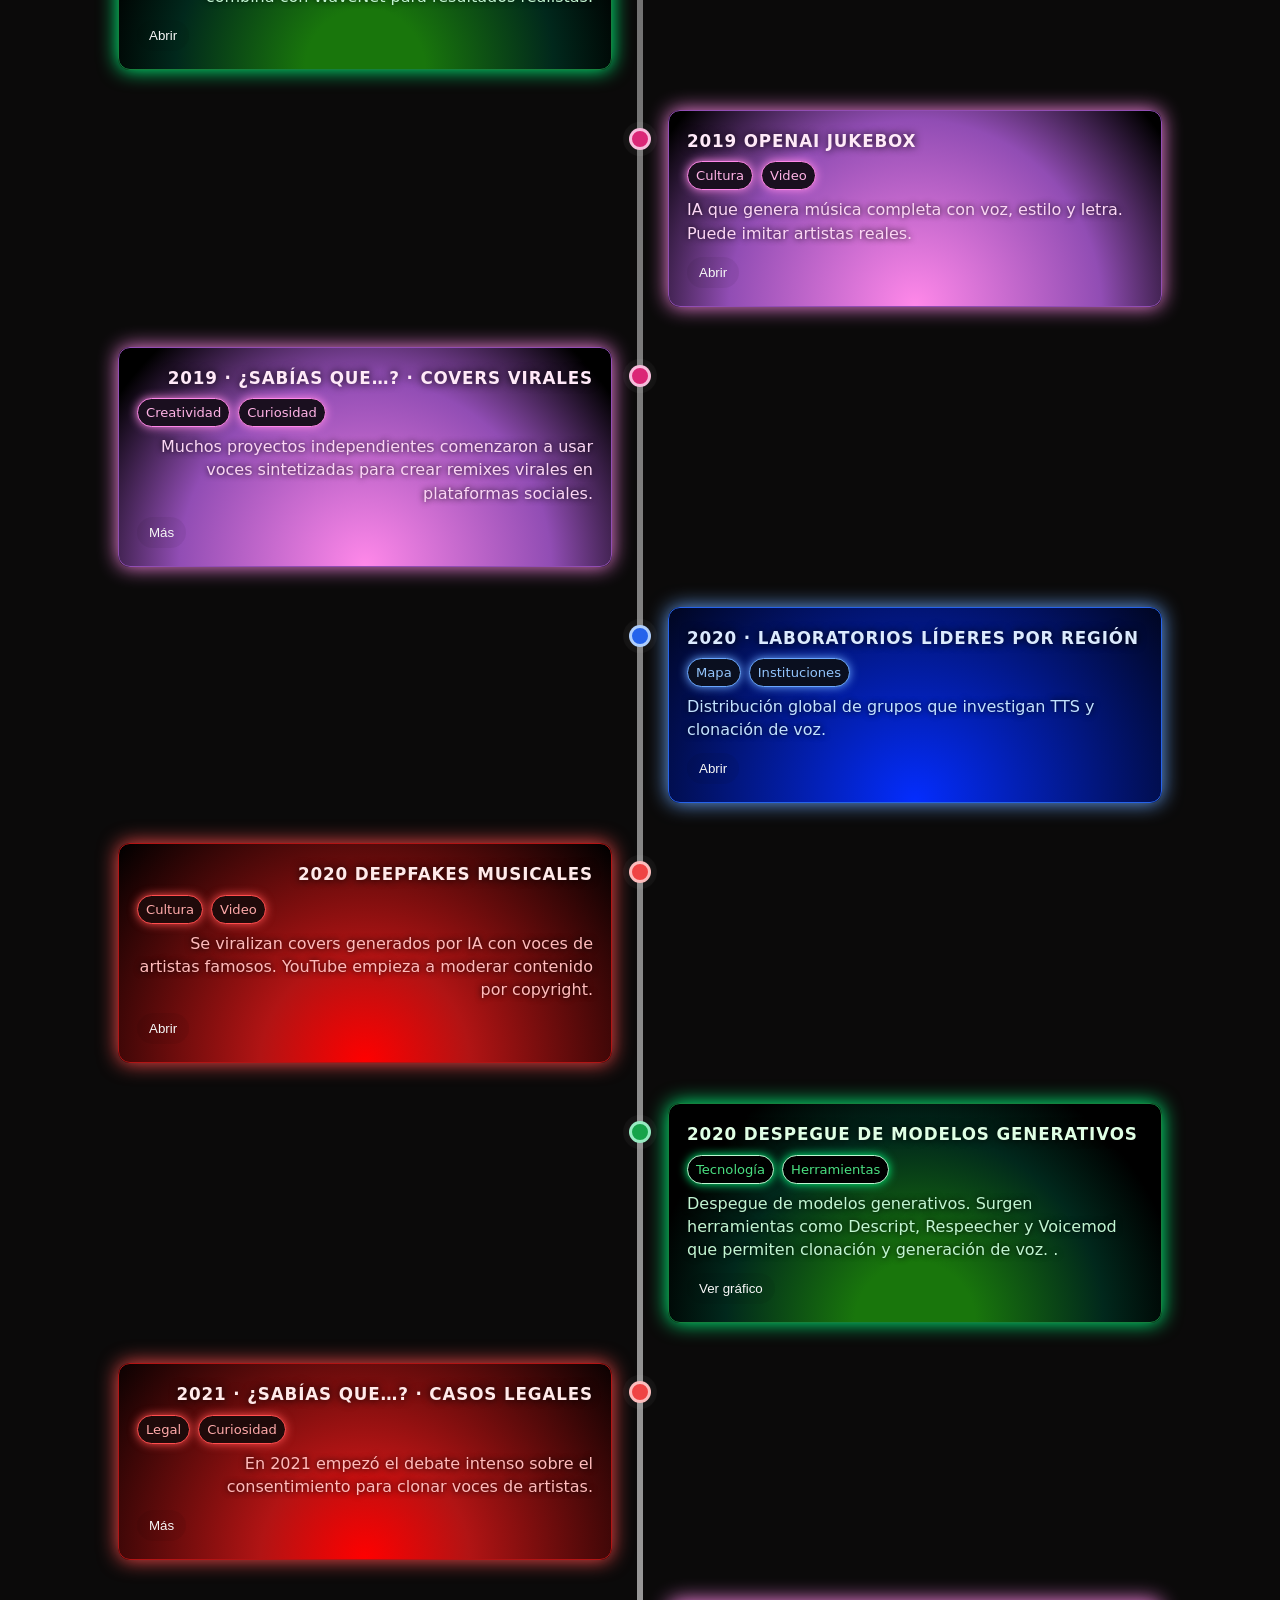
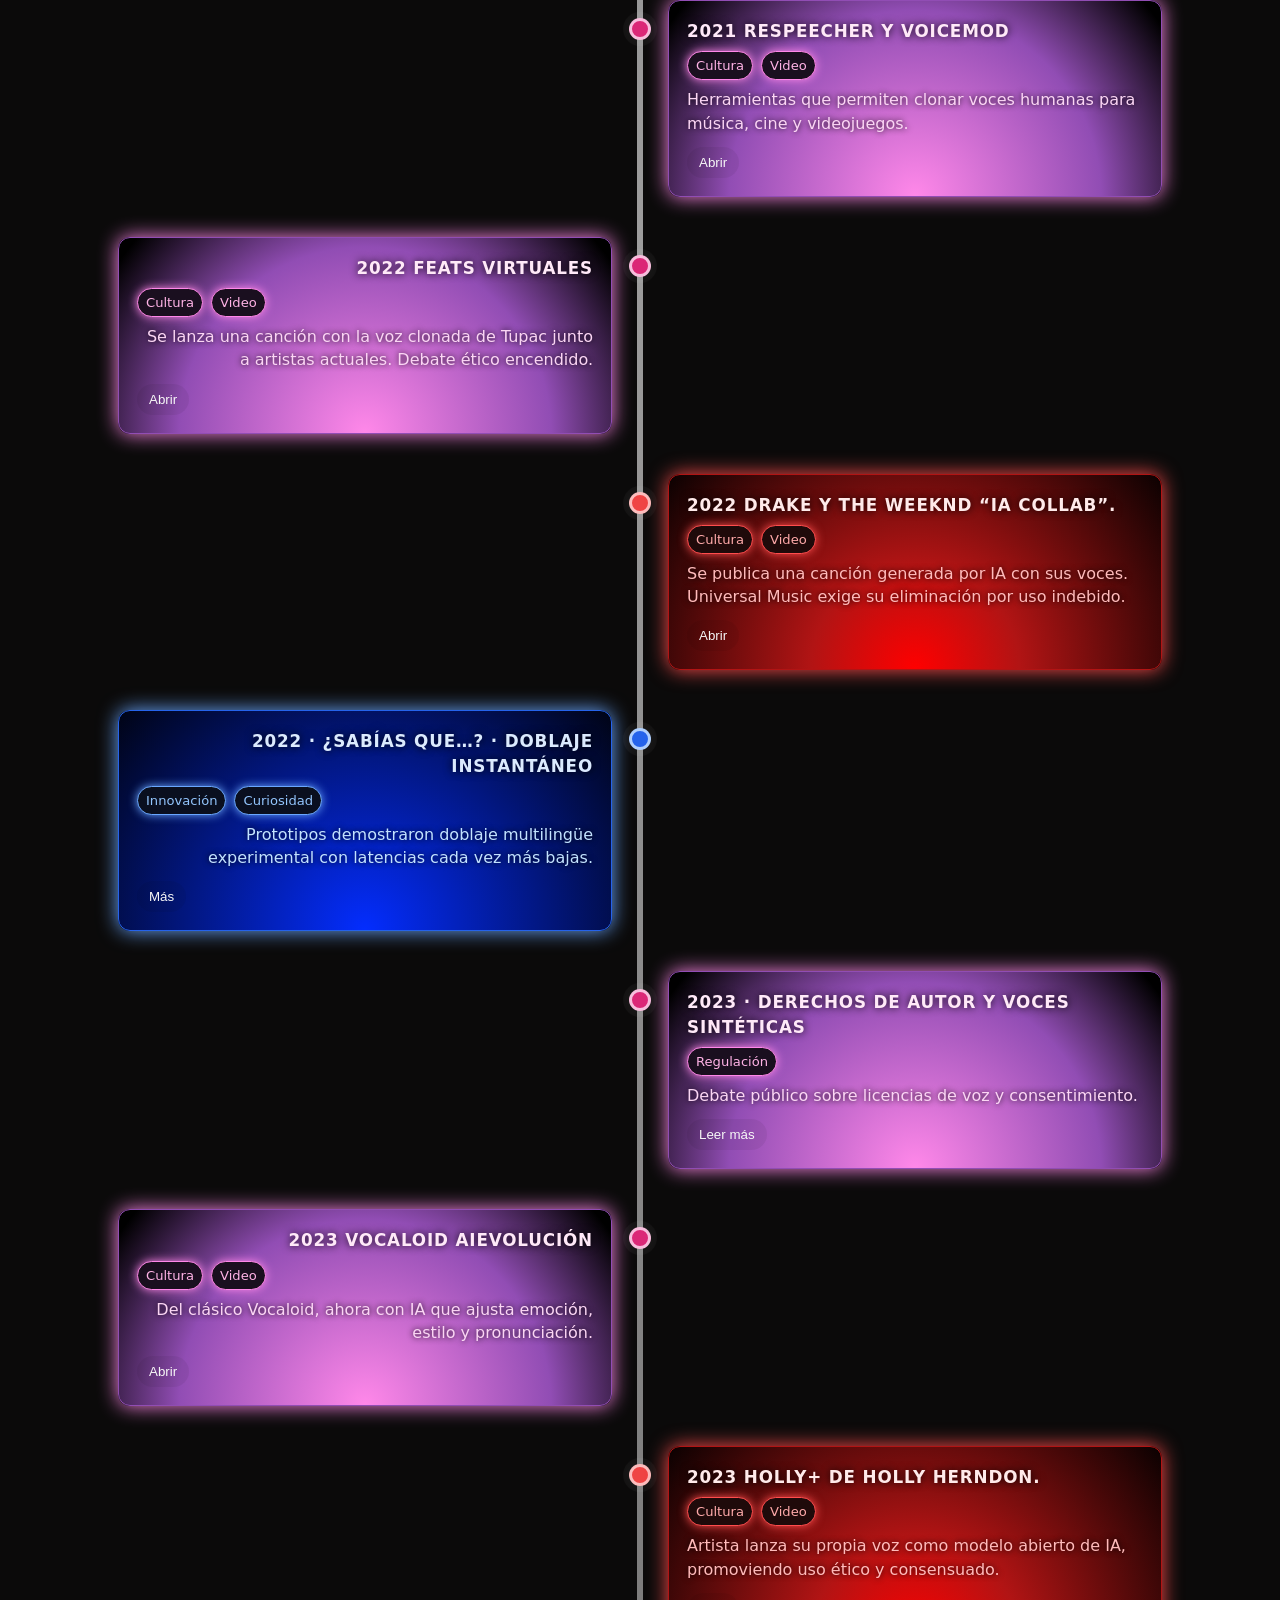
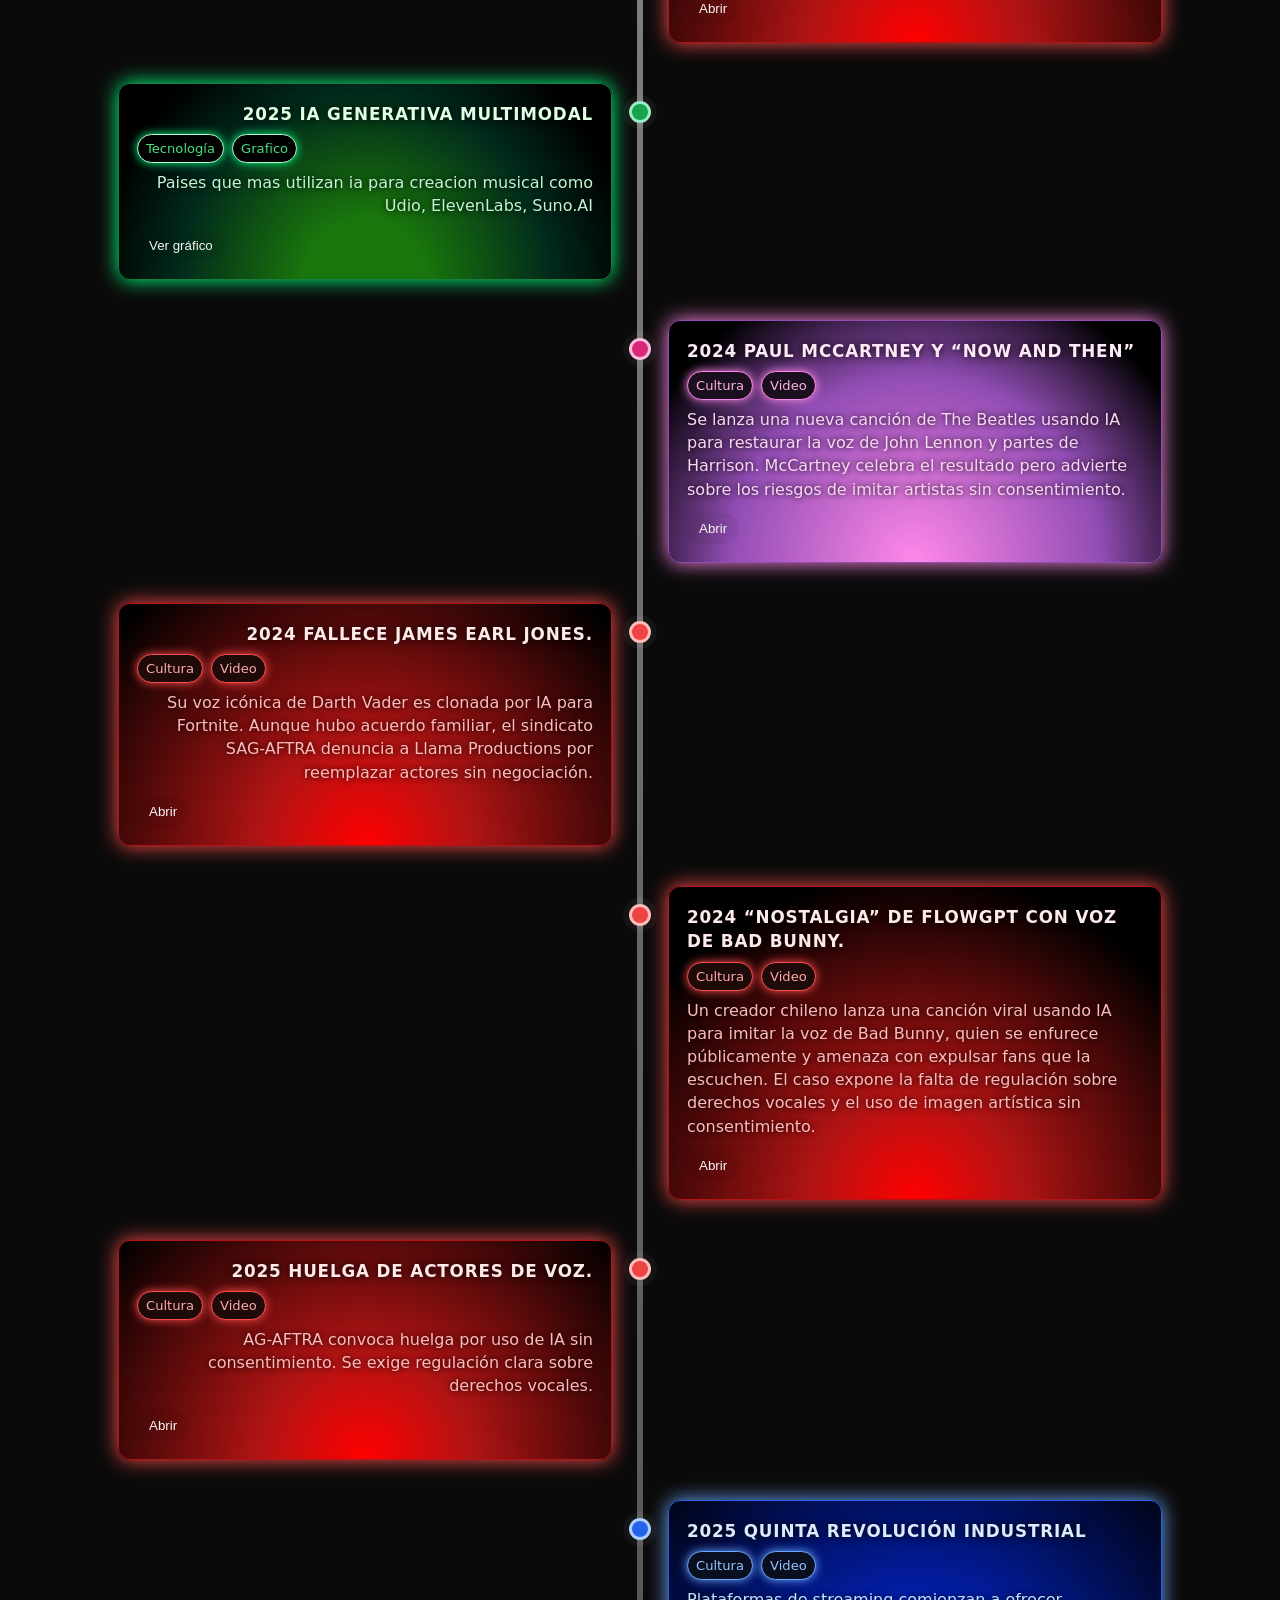
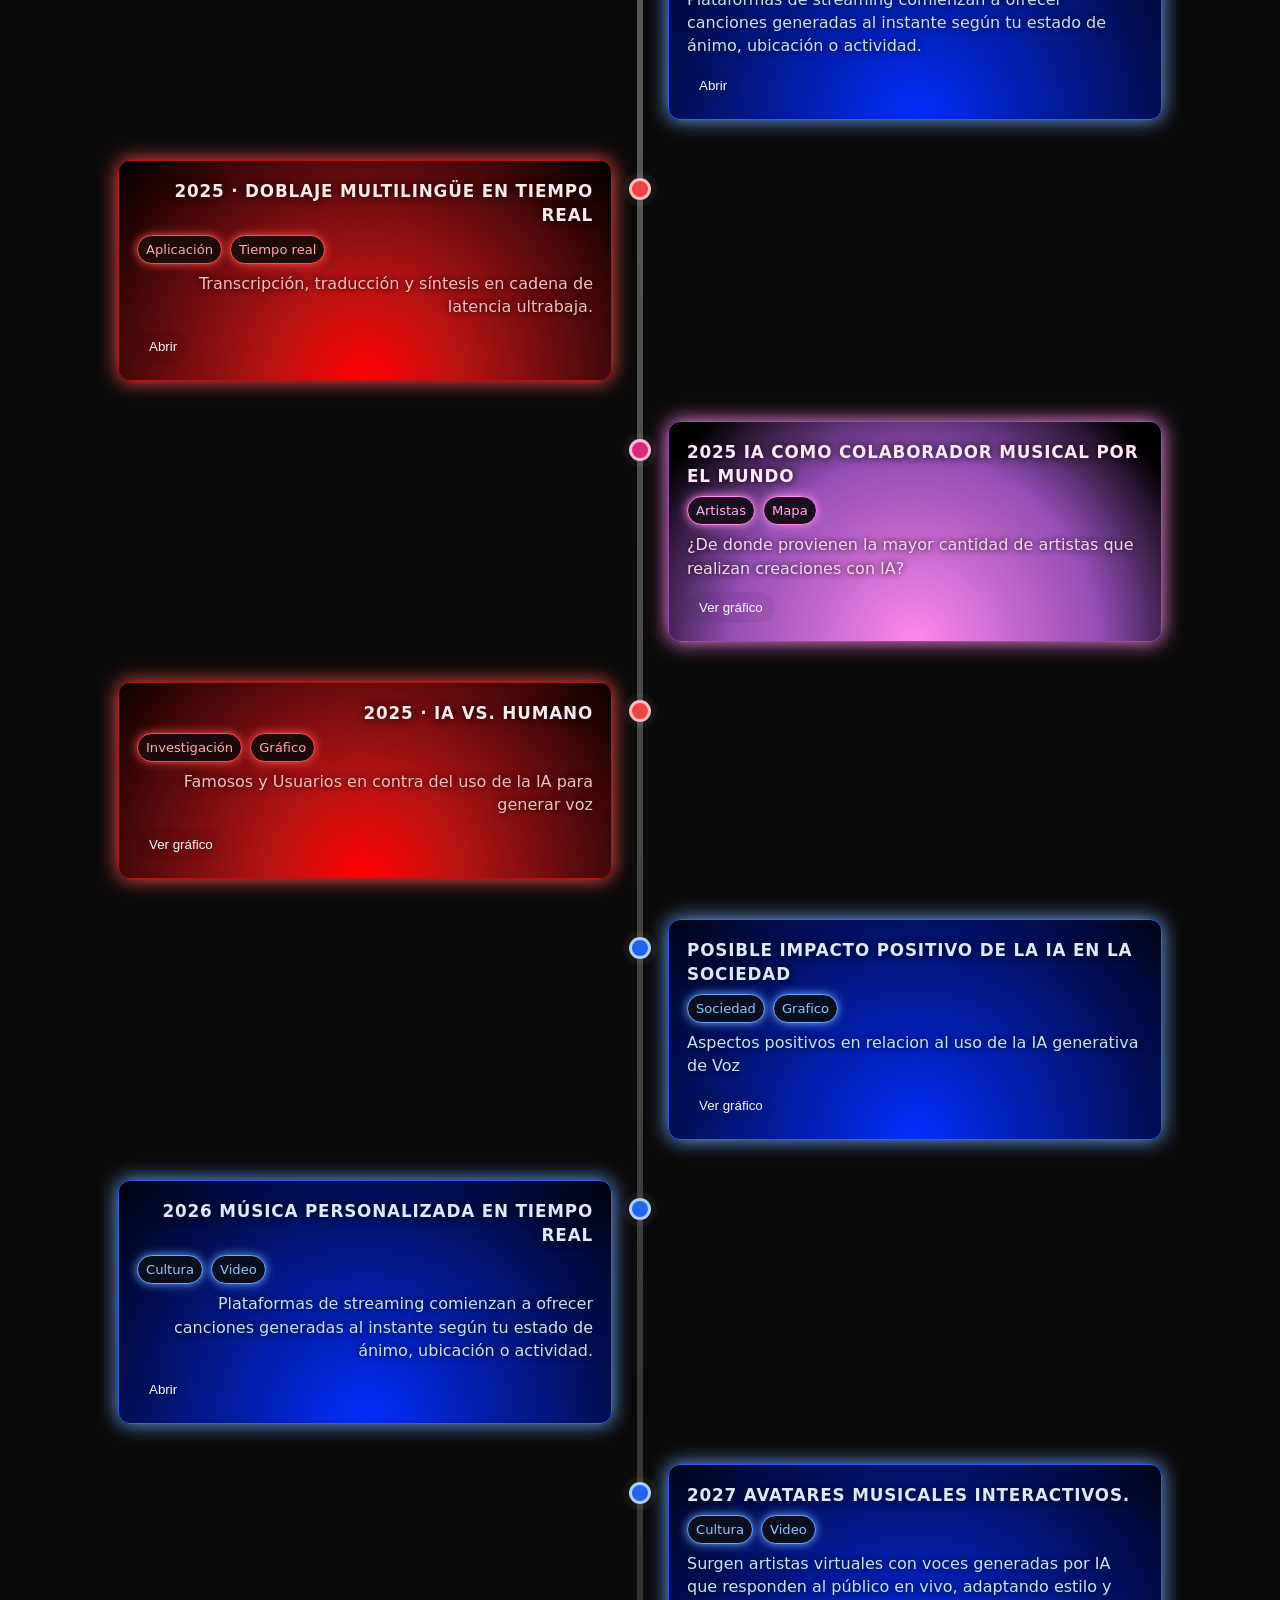
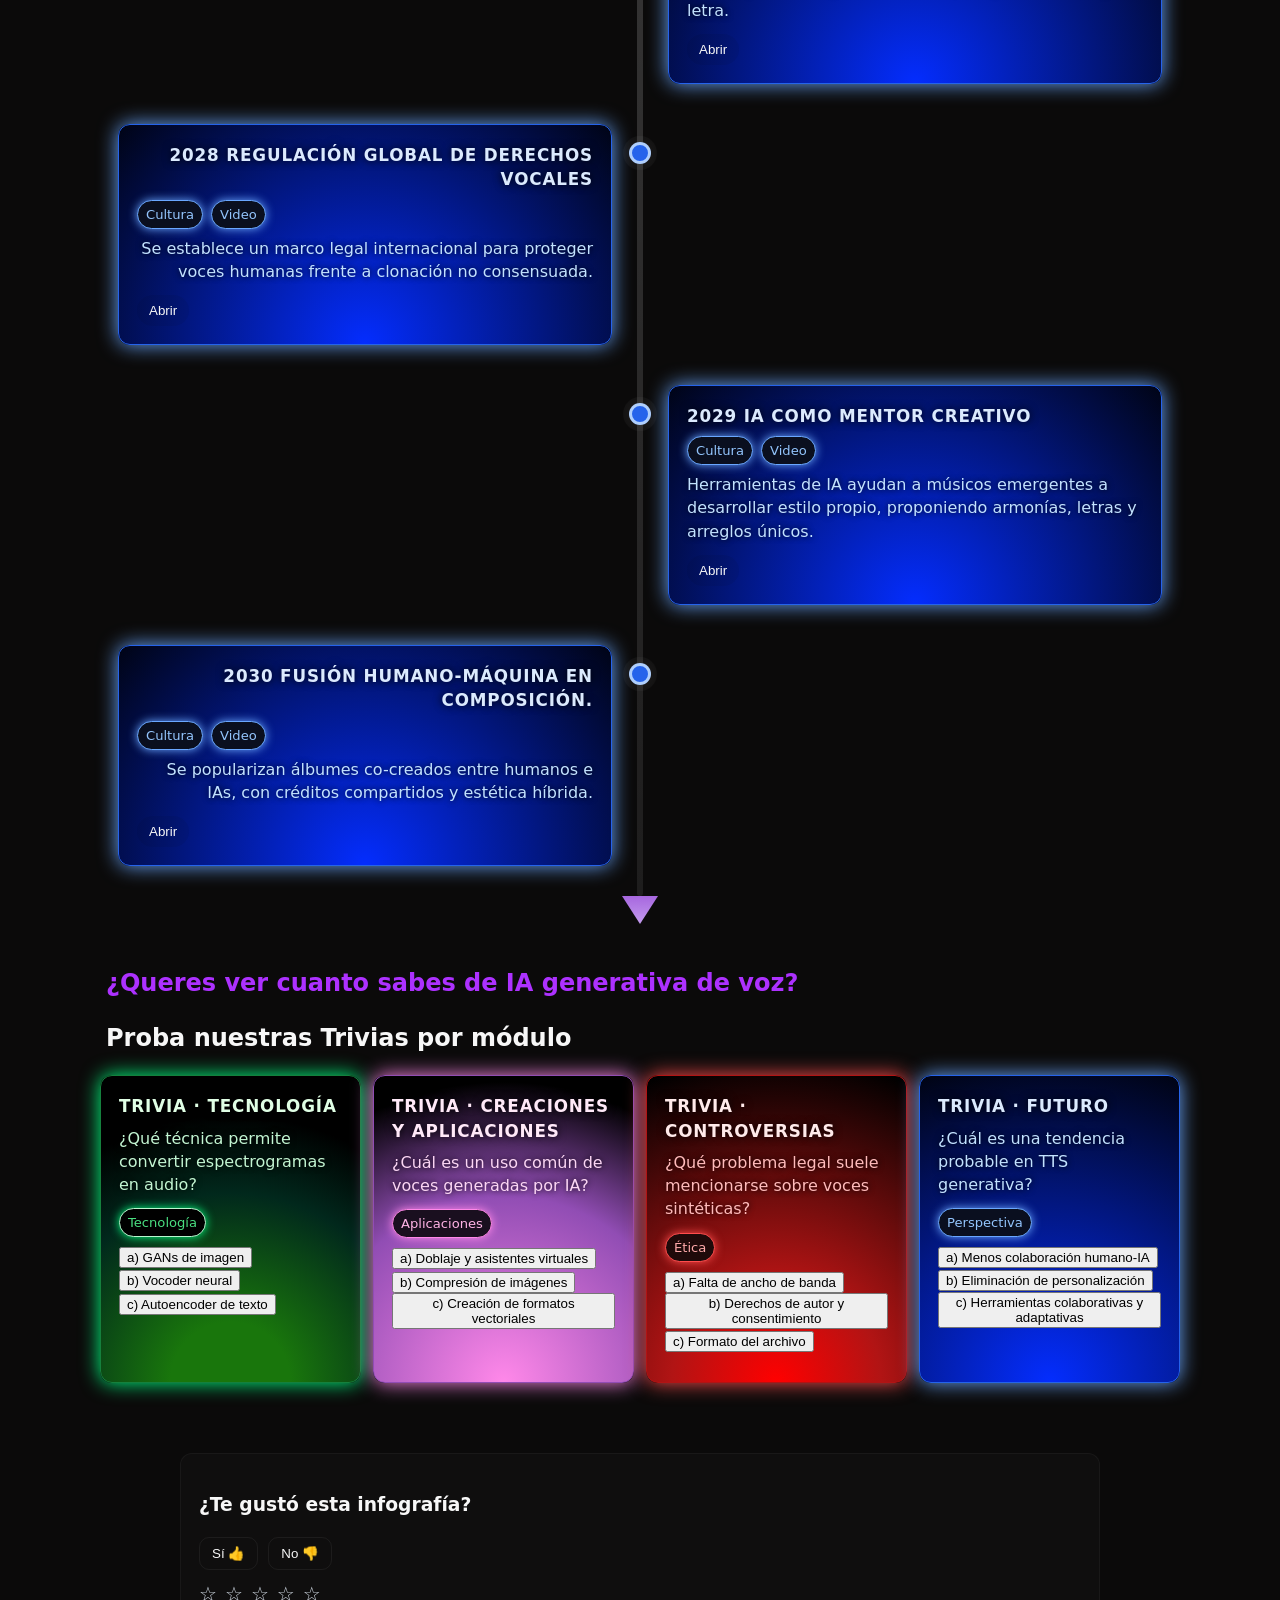
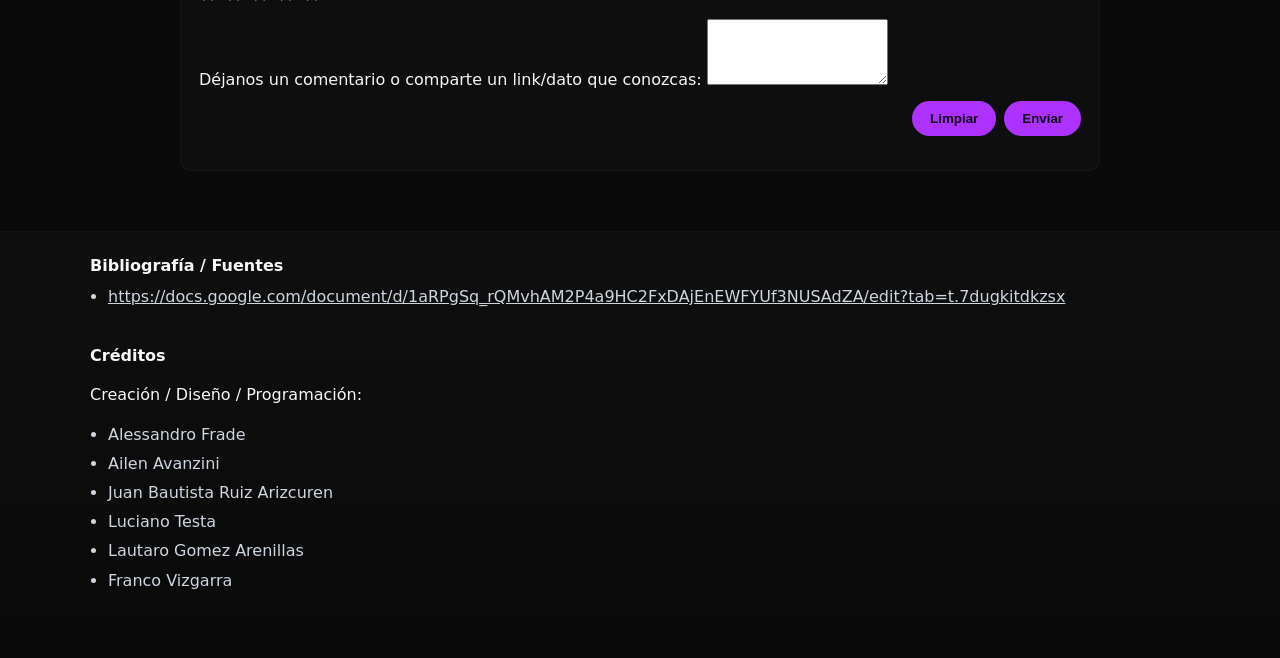
<file: Taller-2-implementaci-n-main2/Taller-2-implementaci-n-main/Taller2-SemiCocinado/CAMBIOS/index.html>
<!DOCTYPE html>
<html lang="es">
<head>
  <meta charset="utf-8" />
  <meta name="viewport" content="width=device-width,initial-scale=1" />
  <title>Generación de Voz con IA — Infografia Interactiva</title>
  <link rel="stylesheet" href="styles.css">
</head>
<body>
<header class="hero" id="hero">
  <img src="assets/Fondo.jpg" alt="Portada IA" class="hero-img">
  <div class="hero-content">
    <h1><span class="highlight">GENERACIÓN</span><br>DE VOZ CON <span class="highlight">IA</span></h1>
    <p>La inteligencia artificial generativa de voz crea, imita o transforma voces humanas. Usa modelos de aprendizaje profundo entrenados con grandes volúmenes de audio para producir habla sintética natural con variaciones de tono, ritmo, acento y emoción.</p>
    <a href="#timeline" class="btn">Explorar</a>
  </div>
</header>


  <!-- FILTROS SUPERIORES (pills) -->
  <nav class="top-filters" aria-label="Filtros por módulo">
    <button class="pill-filter pill-verde" data-filter="verde">Tecnología</button>
    <button class="pill-filter pill-rosa" data-filter="rosa">Creaciones</button>
    <button class="pill-filter pill-rojo" data-filter="rojo">Controversias</button>
    <button class="pill-filter pill-azul" data-filter="azul">Futuro</button>
    <button class="pill-filter pill-all" data-filter="all">Todos</button>
  </nav>

<section class="intro">
  <h2>Linea de Tiempo Interactiva</h2>
  <p>Usa los filtros para navegar por la cronología. Cada color representa un eje temático. Abre las tarjetas para ver noticias, videos, gráficos e interacciones.</p>
</section>

<main id="timeline" class="timeline">
  <!-- EXAMPLES: all cards rectangular. Each article must have data-date YYYY-MM-DD -->
<!-- CARDS VERDES-->
    <article class="t-item left" data-date="1961-06-01" data-color="verde" data-type="noticia">
    <span class="dot verde"></span>
    <div class="card neon verde">
      <h3>1961 · IBM 704 canta "Daisy Bell".</h3>
      <div class="meta"><span class="pill small">Tecnología</span><span class="pill small">Herramientas</span></div>
      <p>Primer experimento de síntesis de voz computarizada. Inspiró a Kubrick en 2001: Odisea del espacio.</p>
      <button class="toggle" aria-expanded="false">Abrir</button>
      <div class="expand">
        <p>Contenido ampliado: inserta aquí la noticia completa, imágenes o <a class="external-link" href="#" target="_blank" rel="noopener">enlace</a>.</p>
      </div>
    </div>
  </article>
  
  <article class="t-item left" data-date="2007-06-01" data-color="verde" data-type="noticia">
    <span class="dot verde"></span>
    <div class="card neon verde">
      <h3>2007–2012 · Vocaloid y el estilo MIDI</h3>
      <div class="meta"><span class="pill small">Tecnología</span><span class="pill small">Herramientas</span></div>
      <p>Surgen plataformas como Vocaloid, donde se introducen notas MIDI para síntesis vocal.</p>
      <button class="toggle" aria-expanded="false">Abrir</button>
      <div class="expand">
        <p>Contenido ampliado: inserta aquí la noticia completa, imágenes o <a class="external-link" href="#" target="_blank" rel="noopener">enlace</a>.</p>
      </div>
    </div>
  </article>

<article class="t-item left" data-date="2015-06-01" data-color="verde" data-type="noticia">
    <span class="dot verde"></span>
    <div class="card neon verde">
      <h3>2015-2020 Bases de Datos Avanzadas</h3>
      <div class="meta"><span class="pill small">Tecnología</span><span class="pill small">Herramientas</span></div>
      <p>Las IA comienzan a entrenarse con grandes bases de datos de voces humanas...</p>
      <button class="toggle" aria-expanded="false">Abrir</button>
      <div class="expand">
        <p>Contenido ampliado: inserta aquí la noticia completa, imágenes o <a class="external-link" href="#" target="_blank" rel="noopener">enlace</a>.</p>
      </div>
    </div>
  </article>

  <article class="t-item left" data-date="1984-06-01" data-color="verde" data-type="noticia">
    <span class="dot verde"></span>
    <div class="card neon verde">
      <h3> 1984 DECtalk</h3>
      <div class="meta"><span class="pill small">Tecnología</span><span class="pill small">Herramientas</span></div>
      <p>Sistema de síntesis de voz usado por Stephen Hawking. No era IA, pero marcó un estándar en calidad.
      </p>
      <button class="toggle" aria-expanded="false">Abrir</button>
      <div class="expand">
        <p>Contenido ampliado: inserta aquí la noticia completa, imágenes o <a class="external-link" href="#" target="_blank" rel="noopener">enlace</a>.</p>
      </div>
    </div>
  </article>
  <article class="t-item left" data-date="1997-06-01" data-color="verde" data-type="noticia">
    <span class="dot verde"></span>
    <div class="card neon verde">
      <h3>1997 Dragon NaturallySpeaking.</h3>
      <div class="meta"><span class="pill small">Tecnología</span><span class="pill small">Herramientas</span></div>
      <p>Reconocimiento de voz comercial basado en modelos estadísticos. Primer paso hacia interacción fluida.</p>
      <button class="toggle" aria-expanded="false">Abrir</button>
      <div class="expand">
        <p>Contenido ampliado: inserta aquí la noticia completa, imágenes o <a class="external-link" href="#" target="_blank" rel="noopener">enlace</a>.</p>
      </div>
    </div>
  </article>
  <article class="t-item left" data-date="2011-06-01" data-color="verde" data-type="noticia">
    <span class="dot verde"></span>
    <div class="card neon verde">
      <h3>2011 Siri (Apple)</h3>
      <div class="meta"><span class="pill small">Tecnología</span><span class="pill small">Herramientas</span></div>
      <p>Introduce asistentes virtuales con reconocimiento de voz basado en IA, hito de interfaz conversacional.</p>
      <button class="toggle" aria-expanded="false">Abrir</button>
      <div class="expand">
        <p>Contenido ampliado: inserta aquí la noticia completa, imágenes o <a class="external-link" href="#" target="_blank" rel="noopener">enlace</a>.</p>
      </div>
    </div>
  </article>
  <article class="t-item left" data-date="2016-06-01" data-color="verde" data-type="noticia">
    <span class="dot verde"></span>
    <div class="card neon verde">
      <h3>2016 WaveNet (DeepMind)</h3>
      <div class="meta"><span class="pill small">Tecnología</span><span class="pill small">Herramientas</span></div>
      <p>Modelo de red neuronal que genera voz con calidad humana. Revolución en síntesis de audio, se considera el primer gran modelo de IA generativa de voz.</p>
      <button class="toggle" aria-expanded="false">Abrir</button>
      <div class="expand">
        <p>Contenido ampliado: inserta aquí la noticia completa, imágenes o <a class="external-link" href="#" target="_blank" rel="noopener">enlace</a>.</p>
      </div>
    </div>
  </article>
  <article class="t-item left" data-date="2018-06-01" data-color="verde" data-type="noticia">
    <span class="dot verde"></span>
    <div class="card neon verde">
      <h3> 2018 Tacotron 2 (Google)</h3>
      <div class="meta"><span class="pill small">Tecnología</span><span class="pill small">Herramientas</span></div>
      <p>IA que convierte texto en voz con entonación natural. Se combina con WaveNet para resultados realistas.</p>
      <button class="toggle" aria-expanded="false">Abrir</button>
      <div class="expand">
        <p>Contenido ampliado: inserta aquí la noticia completa, imágenes o <a class="external-link" href="#" target="_blank" rel="noopener">enlace</a>.</p>
      </div>
    </div>
  </article>
  <article class="t-item left" data-date="2020-06-01" data-color="verde" data-type="noticia">
    <span class="dot verde"></span>
    <div class="card neon verde">
      <h3>2020 Despegue de modelos generativos</h3>
      <div class="meta"><span class="pill small">Tecnología</span><span class="pill small">Herramientas</span></div>
      <p>Despegue de modelos generativos. Surgen herramientas como Descript, Respeecher y Voicemod que permiten clonación y generación de voz. .</p>
      <button class="toggle" aria-expanded="false">Ver gráfico</button>
      <div class="expand">
        <img alt="placeholder gráfico" src="assets/Herramientas.jpg">
      </div>
    </div>
  </article>
  <article class="t-item left" data-date="2023-06-01" data-color="verde" data-type="noticia">
    <span class="dot verde"></span>
    <div class="card neon verde">
      <h3>2025 IA generativa multimodal</h3>
      <div class="meta"><span class="pill small">Tecnología</span><span class="pill small">Grafico</span></div>
      <p>Paises que mas utilizan ia para creacion musical como Udio, ElevenLabs, Suno.AI</p>
      <button class="toggle" aria-expanded="false">Ver gráfico</button>
      <div class="expand">
        <img alt="placeholder gráfico" src="assets/Grafico Paises Herram.jpg">
      </div>
    </div>
  </article>

  <!-- CARDS ROSAS-->
  <article class="t-item right" data-date="2014-03-10" data-color="rosa" data-type="video">
    <span class="dot rosa"></span>
    <div class="card pink-card rosa">
      <h3>2014 · Primeros covers neuronales virales</h3>
      <div class="meta"><span class="pill small">Cultura</span><span class="pill small">Video</span></div>
      <p>Demostraciones de redes neuronales cantando estilos populares.</p>
      <button class="toggle" aria-expanded="false">Ver video</button>
      <div class="expand">
        <p>Puedes embeber un video (iframe) o enlazar a un hosting.</p>
        <div class="embed"><iframe title="demo" src="" loading="lazy"></iframe></div>
      </div>
    </div>
  </article>


  <article class="t-item right" data-date="2004-03-10" data-color="rosa" data-type="noticia">
    <span class="dot rosa"></span>
    <div class="card pink-card rosa">
      <h3>2004 Lanzamiento de Vocaloid (Yamaha)</h3>
      <div class="meta"><span class="pill small">Cultura</span><span class="pill small">Video</span></div>
      <p>Primer software comercial que permite cantar con voces sintéticas. Hatsune Miku se vuelve ícono global.</p>
<button class="toggle" aria-expanded="false">Abrir</button>
      <div class="expand">
        <iframe width="400" height="315" 
        src="https://www.youtube.com/embed/RHmarvDFJPo?si=GFJUu6pMWIl4IgEJ" 
        title="YouTube video player" 
        frameborder="0" 
        allow="accelerometer; clipboard-write; encrypted-media; gyroscope; picture-in-picture; web-share" 
        referrerpolicy="strict-origin-when-cross-origin" allowfullscreen></iframe>
        
      </div>
    </div>
  </article>
  
  <article class="t-item right" data-date="2007-03-10" data-color="rosa" data-type="noticia">
    <span class="dot rosa"></span>
    <div class="card pink-card rosa">
      <h3>2007 Hatsune Miku</h3>
      <div class="meta"><span class="pill small">Cultura</span><span class="pill small">Video</span></div>
      <p>Se convierte en fenómeno cultural. Fans crean miles de canciones con su voz. Conciertos con hologramas.</p>
<button class="toggle" aria-expanded="false">Abrir</button>
      <div class="expand">
         <img src="assets/hatsune-miku-dance.gif" alt="Hatsune Miku dance">
        <p>Contenido ampliado: <a class="external-link" href="https://es.wikipedia.org/wiki/Miku_Hatsune" target="_blank" rel="noopener">enlace</a>.</p>
      </div>
    </div>
  </article>

  <article class="t-item right" data-date="2016-03-10" data-color="rosa" data-type="noticia">
    <span class="dot rosa"></span>
    <div class="card pink-card rosa">
      <h3>2016 IA en composición musical</h3>
      <div class="meta"><span class="pill small">Cultura</span><span class="pill small">Video</span></div>
      <p>Google lanza Magenta, que experimenta con generación de melodías y acompañamientos.</p>
<button class="toggle" aria-expanded="false">Abrir</button>
      <div class="expand">
        <p>Contenido ampliado: inserta aquí la noticia completa, imágenes o <a class="external-link" href="#" target="_blank" rel="noopener">enlace</a>.</p>
      </div>
    </div>
  </article>

  <article class="t-item right" data-date="2019-03-10" data-color="rosa" data-type="noticia">
    <span class="dot rosa"></span>
    <div class="card pink-card rosa">
      <h3>2019 OpenAI Jukebox</h3>
      <div class="meta"><span class="pill small">Cultura</span><span class="pill small">Video</span></div>
      <p>IA que genera música completa con voz, estilo y letra. Puede imitar artistas reales.</p>
<button class="toggle" aria-expanded="false">Abrir</button>
      <div class="expand">
        <p>Contenido ampliado: inserta aquí la noticia completa, imágenes o <a class="external-link" href="#" target="_blank" rel="noopener">enlace</a>.</p>
      </div>
    </div>
  </article>

  <article class="t-item right" data-date="2021-03-10" data-color="rosa" data-type="noticia">
    <span class="dot rosa"></span>
    <div class="card pink-card rosa">
      <h3>2021 Respeecher y Voicemod</h3>
      <div class="meta"><span class="pill small">Cultura</span><span class="pill small">Video</span></div>
      <p>Herramientas que permiten clonar voces humanas para música, cine y videojuegos.</p>
<button class="toggle" aria-expanded="false">Abrir</button>
      <div class="expand">
        <p>Contenido ampliado: inserta aquí la noticia completa, imágenes o <a class="external-link" href="#" target="_blank" rel="noopener">enlace</a>.</p>
      </div>
    </div>
  </article>

  <article class="t-item right" data-date="2022-03-10" data-color="rosa" data-type="noticia">
    <span class="dot rosa"></span>
    <div class="card pink-card rosa">
      <h3>2022 Feats virtuales</h3>
      <div class="meta"><span class="pill small">Cultura</span><span class="pill small">Video</span></div>
      <p>Se lanza una canción con la voz clonada de Tupac junto a artistas actuales. Debate ético encendido. </p>
<button class="toggle" aria-expanded="false">Abrir</button>
      <div class="expand">
        <p>Contenido ampliado: inserta aquí la noticia completa, imágenes o <a class="external-link" href="#" target="_blank" rel="noopener">enlace</a>.</p>
      </div>
    </div>
  </article>

  <article class="t-item right" data-date="2023-03-10" data-color="rosa" data-type="noticia">
    <span class="dot rosa"></span>
    <div class="card pink-card rosa">
      <h3>2023 Vocaloid AIEvolución</h3>
      <div class="meta"><span class="pill small">Cultura</span><span class="pill small">Video</span></div>
      <p>Del clásico Vocaloid, ahora con IA que ajusta emoción, estilo y pronunciación.</p>
<button class="toggle" aria-expanded="false">Abrir</button>
      <div class="expand">
        <p>Contenido ampliado: inserta aquí la noticia completa, imágenes o <a class="external-link" href="#" target="_blank" rel="noopener">enlace</a>.</p>
      </div>
    </div>
  </article>

  <article class="t-item right" data-date="2024-03-10" data-color="rosa" data-type="noticia">
    <span class="dot rosa"></span>
    <div class="card pink-card rosa">
      <h3>2024 Paul McCartney y “Now and Then”</h3>
      <div class="meta"><span class="pill small">Cultura</span><span class="pill small">Video</span></div>
      <p>Se lanza una nueva canción de The Beatles usando IA para restaurar la voz de John Lennon y partes de Harrison. McCartney celebra el resultado pero advierte sobre los riesgos de imitar artistas sin consentimiento.</p>
<button class="toggle" aria-expanded="false">Abrir</button>
      <div class="expand">
        <iframe width="460" height="315" src="https://www.youtube.com/embed/BL94Mpokhsg?si=A11FA-MOffgJHg2e" title="YouTube video player" frameborder="0" allow="accelerometer; clipboard-write; encrypted-media; gyroscope; picture-in-picture; web-share" referrerpolicy="strict-origin-when-cross-origin" allowfullscreen></iframe>
        <p>Contenido ampliado: inserta aquí la noticia completa, imágenes o <a class="external-link" href="#" target="_blank" rel="noopener">enlace</a>.</p>
      </div>
    </div>
  </article>

  <article class="t-item right" data-date="2025-09-05" data-color="rosa" data-type="noticia">
    <span class="dot rosa"></span>
    <div class="card pink-card rosa">
      <h3>2025 IA como colaborador musical por el Mundo</h3>
      <div class="meta"><span class="pill small">Artistas</span><span class="pill small">Mapa</span></div>
      <p>¿De donde provienen la mayor cantidad de artistas que realizan creaciones con IA?</p>
<button class="toggle" aria-expanded="false">Ver gráfico</button>
      <div class="expand">
        <img alt="placeholder gráfico" src="assets/Mapa Demografico.jpg">
      </div>
    </div>
  </article>

  


  <!-- CARDS ROJAS-->

  <article class="t-item right" data-date="2016-03-10" data-color="rojo" data-type="noticia">
    <span class="dot rojo"></span>
    <div class="card red-card rojo">
      <h3>2016 Primeras Clones vocales</h3>
      <div class="meta"><span class="pill small">Cultura</span><span class="pill small">Video</span></div>
      <p>Surgen herramientas que imitan voces reales. Se abre el debate sobre derechos de voz como propiedad intelectual.</p>
<button class="toggle" aria-expanded="false">Abrir</button>
      <div class="expand">
        <p>Contenido ampliado: inserta aquí la noticia completa, imágenes o <a class="external-link" href="#" target="_blank" rel="noopener">enlace</a>.</p>
      </div>
    </div>
  </article>

 <article class="t-item right" data-date="2020-03-10" data-color="rojo" data-type="noticia">
    <span class="dot rojo"></span>
    <div class="card red-card rojo">
      <h3>2020 DeepFakes Musicales</h3>
      <div class="meta"><span class="pill small">Cultura</span><span class="pill small">Video</span></div>
      <p>Se viralizan covers generados por IA con voces de artistas famosos. YouTube empieza a moderar contenido por copyright.</p>
<button class="toggle" aria-expanded="false">Abrir</button>
      <div class="expand">
        <p>Contenido ampliado: inserta aquí la noticia completa, imágenes o <a class="external-link" href="https://industriamusical.com/los-deep-fakes-llegan-a-la-industria-de-la-musica/" target="_blank" rel="noopener">LOS DEEP FAKES LLEGARON</a>.</p>
      </div>
    </div>
  </article>

 <article class="t-item right" data-date="2022-03-10" data-color="rojo" data-type="noticia">
    <span class="dot rojo"></span>
    <div class="card red-card rojo">
      <h3>2022 Drake y The Weeknd “IA collab”.</h3>
      <div class="meta"><span class="pill small">Cultura</span><span class="pill small">Video</span></div>
      <p>Se publica una canción generada por IA con sus voces. Universal Music exige su eliminación por uso indebido.</p>
<button class="toggle" aria-expanded="false">Abrir</button>
      <div class="expand">
        <p>Contenido ampliado: inserta aquí la noticia completa, imágenes o <a class="external-link" href="#" target="_blank" rel="noopener">enlace</a>.</p>
      </div>
    </div>
  </article>

   <article class="t-item right" data-date="2023-03-10" data-color="rojo" data-type="noticia">
    <span class="dot rojo"></span>
    <div class="card red-card rojo">
      <h3>2023 Holly+ de Holly Herndon.</h3>
      <div class="meta"><span class="pill small">Cultura</span><span class="pill small">Video</span></div>
      <p>Artista lanza su propia voz como modelo abierto de IA, promoviendo uso ético y consensuado.</p>
<button class="toggle" aria-expanded="false">Abrir</button>
      <div class="expand">
        <img src="assets/holly.png" alt="Holly+" width="400" height="250">
        <p>Contenido ampliado: <a class="external-link" href="https://www.linkedin.com/pulse/holly-innovaci%C3%B3n-en-la-propiedad-de-voz-digital-sonidos-inmersivos/" target="_blank" rel="noopener">Lanzamiento de Holly+</a>.</p>
      </div>
    </div>
  </article>

   <article class="t-item right" data-date="2024-03-10" data-color="rojo" data-type="noticia">
    <span class="dot rojo"></span>
    <div class="card red-card rojo">
      <h3>2024 Fallece James Earl Jones.</h3>
      <div class="meta"><span class="pill small">Cultura</span><span class="pill small">Video</span></div>
      <p>Su voz icónica de Darth Vader es clonada por IA para Fortnite. Aunque hubo acuerdo familiar, el sindicato SAG-AFTRA denuncia a Llama Productions por reemplazar actores sin negociación.</p>
<button class="toggle" aria-expanded="false">Abrir</button>
      <div class="expand">
        <p>Contenido ampliado: inserta aquí la noticia completa, imágenes o <a class="external-link" href="#" target="_blank" rel="noopener">enlace</a>.</p>
      </div>
    </div>
  </article>

   <article class="t-item right" data-date="2024-04-10" data-color="rojo" data-type="noticia">
    <span class="dot rojo"></span>
    <div class="card red-card rojo">
      <h3>2024 “nostalgIA” de FlowGPT con voz de Bad Bunny.</h3>
      <div class="meta"><span class="pill small">Cultura</span><span class="pill small">Video</span></div>
      <p>Un creador chileno lanza una canción viral usando IA para imitar la voz de Bad Bunny, quien se enfurece públicamente y amenaza con expulsar fans que la escuchen. El caso expone la falta de regulación sobre derechos vocales y el uso de imagen artística sin consentimiento.</p>
<button class="toggle" aria-expanded="false">Abrir</button>
      <div class="expand">

        <audio controls>
  <source src="assets/bad-gyal-bad-bunny-nostalgia.mp3" type="audio/mpeg">
</audio>
        <p>Contenido ampliado: <a class="external-link" href="https://www.elpais.com.co/entretenimiento/nostalgia-la-cancion-que-enfurecio-a-bad-bunny-porque-fue-creada-por-la-inteligencia-artificial-2829.html" target="_blank" rel="noopener">Noticia aqui</a>.</p>
      </div>
    </div>
  </article>

   <article class="t-item right" data-date="2015-03-10" data-color="rojo" data-type="noticia">
    <span class="dot rojo"></span>
    <div class="card red-card rojo">
      <h3>2015-2020 Demanda contra Suno y Udio.</h3>
      <div class="meta"><span class="pill small">Cultura</span><span class="pill small">Video</span></div>
      <p>Las discográficas Universal, Sony y Warner demandaron a los generadores de música por IA Suno y Udio por entrenar sus modelos con obras protegidas sin permiso. Reclaman hasta $150.000 por cada canción infringida.</p>
<button class="toggle" aria-expanded="false">Abrir</button>
      <div class="expand">
        <p>Contenido ampliado: inserta aquí la noticia completa, imágenes o <a class="external-link" href="#" target="_blank" rel="noopener">enlace</a>.</p>
      </div>
    </div>
  </article>

   <article class="t-item right" data-date="2025-03-10" data-color="rojo" data-type="noticia">
    <span class="dot rojo"></span>
    <div class="card red-card rojo">
      <h3>2025 Huelga de actores de voz. </h3>
      <div class="meta"><span class="pill small">Cultura</span><span class="pill small">Video</span></div>
      <p>AG-AFTRA convoca huelga por uso de IA sin consentimiento. Se exige regulación clara sobre derechos vocales.</p>
<button class="toggle" aria-expanded="false">Abrir</button>
      <div class="expand">
        <p>Contenido ampliado: inserta aquí la noticia completa, imágenes o <a class="external-link" href="#" target="_blank" rel="noopener">enlace</a>.</p>
      </div>
    </div>
  </article>

    <article class="t-item left" data-date="2025-09-05" data-color="rojo" data-type="grafico">
    <span class="dot rojo"></span>
    <div class="card red-card rojo">
      <h3>2025 · IA vs. Humano</h3>
      <div class="meta"><span class="pill small">Investigación</span><span class="pill small">Gráfico</span></div>
      <p>Famosos y Usuarios en contra del uso de la IA para generar voz</p>
      <button class="toggle" aria-expanded="false">Ver gráfico</button>
      <div class="expand">
        <img alt="placeholder gráfico" src="assets/Grafico Controversia.jpg">
      </div>
    </div>
  </article>


  <!-- CARDS AZULES-->
  <article class="t-item right" data-date="2020-02-01" data-color="azul" data-type="mapa">
    <span class="dot azul"></span>
    <div class="card blue-card azul">
      <h3>2020 · Laboratorios líderes por región</h3>
      <div class="meta"><span class="pill small">Mapa</span><span class="pill small">Instituciones</span></div>
      <p>Distribución global de grupos que investigan TTS y clonación de voz.</p>
      <button class="toggle" aria-expanded="false">Abrir</button>
      <div class="expand">
        <p>Inserta un mapa estático/dinámico o un embed.</p>
      </div>
    </div>
  </article>

  <article class="t-item right" data-date="2025-03-10" data-color="azul" data-type="noticia">
    <span class="dot azul"></span>
    <div class="card blue-card azul">
      <h3> 2025 Quinta Revolución Industrial</h3>
      <div class="meta"><span class="pill small">Cultura</span><span class="pill small">Video</span></div>
      <p>Plataformas de streaming comienzan a ofrecer canciones generadas al instante según tu estado de ánimo, ubicación o actividad.</p>
<button class="toggle" aria-expanded="false">Abrir</button>
      <div class="expand">
        <p>Contenido ampliado: <a class="external-link" href="#" target="_blank" rel="noopener">La Quinta Revolución Industrial: IA generativa, inteligencia humana aumentada y el vértigo del nuevo tiempo - Infobae</a>.</p>
      </div>
    </div>
  </article>

  <article class="t-item right" data-date="2026-03-10" data-color="azul" data-type="noticia">
    <span class="dot azul"></span>
    <div class="card blue-card azul">
      <h3>2026 Música personalizada en tiempo real</h3>
      <div class="meta"><span class="pill small">Cultura</span><span class="pill small">Video</span></div>
      <p>Plataformas de streaming comienzan a ofrecer canciones generadas al instante según tu estado de ánimo, ubicación o actividad.</p>
<button class="toggle" aria-expanded="false">Abrir</button>
      <div class="expand">
        <p>Contenido ampliado: inserta aquí la noticia completa, imágenes o <a class="external-link" href="#" target="_blank" rel="noopener">enlace</a>.</p>
      </div>
    </div>
  </article>

  <article class="t-item right" data-date="2027-03-10" data-color="azul" data-type="noticia">
    <span class="dot azul"></span>
    <div class="card blue-card azul">
      <h3>2027 Avatares musicales interactivos.</h3>
      <div class="meta"><span class="pill small">Cultura</span><span class="pill small">Video</span></div>
      <p>Surgen artistas virtuales con voces generadas por IA que responden al público en vivo, adaptando estilo y letra.</p>
<button class="toggle" aria-expanded="false">Abrir</button>
      <div class="expand">
        <p>Contenido ampliado: inserta aquí la noticia completa, imágenes o <a class="external-link" href="#" target="_blank" rel="noopener">enlace</a>.</p>
      </div>
    </div>
  </article>

  <article class="t-item right" data-date="2028-03-10" data-color="azul" data-type="noticia">
    <span class="dot azul"></span>
    <div class="card blue-card azul">
      <h3>2028 Regulación global de derechos vocales</h3>
      <div class="meta"><span class="pill small">Cultura</span><span class="pill small">Video</span></div>
      <p>Se establece un marco legal internacional para proteger voces humanas frente a clonación no consensuada.</p>
<button class="toggle" aria-expanded="false">Abrir</button>
      <div class="expand">
        <p>Contenido ampliado: inserta aquí la noticia completa, imágenes o <a class="external-link" href="#" target="_blank" rel="noopener">enlace</a>.</p>
      </div>
    </div>
  </article>

  <article class="t-item right" data-date="2029-03-10" data-color="azul" data-type="noticia">
    <span class="dot azul"></span>
    <div class="card blue-card azul">
      <h3>2029 IA como mentor creativo</h3>
      <div class="meta"><span class="pill small">Cultura</span><span class="pill small">Video</span></div>
      <p>Herramientas de IA ayudan a músicos emergentes a desarrollar estilo propio, proponiendo armonías, letras y arreglos únicos.</p>
<button class="toggle" aria-expanded="false">Abrir</button>
      <div class="expand">
        <p>Contenido ampliado: inserta aquí la noticia completa, imágenes o <a class="external-link" href="#" target="_blank" rel="noopener">enlace</a>.</p>
      </div>
    </div>
  </article>

  <article class="t-item right" data-date="2030-03-10" data-color="azul" data-type="noticia">
    <span class="dot azul"></span>
    <div class="card blue-card azul">
      <h3>2030 Fusión humano-máquina en composición.</h3>
      <div class="meta"><span class="pill small">Cultura</span><span class="pill small">Video</span></div>
      <p>Se popularizan álbumes co-creados entre humanos e IAs, con créditos compartidos y estética híbrida.</p>
<button class="toggle" aria-expanded="false">Abrir</button>
      <div class="expand">
        <p>Contenido ampliado: inserta aquí la noticia completa, imágenes o <a class="external-link" href="#" target="_blank" rel="noopener">enlace</a>.</p>
      </div>
    </div>
  </article>

  <article class="t-item right" data-date="2025-09-5" data-color="azul" data-type="noticia">
    <span class="dot azul"></span>
    <div class="card blue-card azul">
      <h3>Posible Impacto Positivo de la IA en la sociedad</h3>
      <div class="meta"><span class="pill small">Sociedad</span><span class="pill small">Grafico</span></div>
      <p>Aspectos positivos en relacion al uso de la IA generativa de Voz</p>
<button class="toggle" aria-expanded="false">Ver gráfico</button>
      <div class="expand">
        <img alt="placeholder gráfico" src="assets/Grafico Torta Futuro Positivo.jpg">
      </div>
    </div>
  </article>

  <!-- Curiosidades: una por módulo (cada una con fecha) -->
  <article class="t-item left" data-date="2010-11-12" data-color="verde" data-type="curiosidad">
    <span class="dot verde"></span>
    <div class="card neon verde">
      <h3>2010 · ¿Sabías que…? · Síntesis en dispositivos</h3>
      <div class="meta"><span class="pill small">Dato</span><span class="pill small">Curiosidad</span></div>
      <p>En 2010 varios experimentos empezaron a portar síntesis de voz a dispositivos móviles con recursos limitados.</p>
      <button class="toggle" aria-expanded="false">Más</button>
      <div class="expand">
        <p>Ejemplos y referencias técnicas se pueden enlazar aquí.</p>
         <p>Aquí puedes insertar:</p>
        <div class="media-upload">
          <input type="file" class="media-input" accept="image/*,audio/*,video/*">
        </div>
        <div class="media-player"></div>
      </div>
    </div>
   
  </article>

  <article class="t-item right" data-date="2019-06-22" data-color="rosa" data-type="curiosidad">
    <span class="dot rosa"></span>
    <div class="card pink-card rosa">
      <h3>2019 · ¿Sabías que…? · Covers virales</h3>
      <div class="meta"><span class="pill small">Creatividad</span><span class="pill small">Curiosidad</span></div>
      <p>Muchos proyectos independientes comenzaron a usar voces sintetizadas para crear remixes virales en plataformas sociales.</p>
      <button class="toggle" aria-expanded="false">Más</button>
      <div class="expand">
       
        <audio controls>
  <source src="assets/_Sabías que en 2019 .mp3" type="audio/mpeg">
</audio>

        <p>Links a ejemplos y canales donde surgieron estas creaciones.</p>
        
      </div>
    </div>
  </article>

  <article class="t-item left" data-date="2021-01-14" data-color="rojo" data-type="curiosidad">
    <span class="dot rojo"></span>
    <div class="card red-card rojo">
      <h3>2021 · ¿Sabías que…? · Casos legales</h3>
      <div class="meta"><span class="pill small">Legal</span><span class="pill small">Curiosidad</span></div>
      <p>En 2021 empezó el debate intenso sobre el consentimiento para clonar voces de artistas.</p>
      <button class="toggle" aria-expanded="false">Más</button>
      <div class="expand">
        <p>Resumen de casos y noticias relevantes.</p>
      </div>
    </div>
  </article>

  <article class="t-item right" data-date="2022-09-03" data-color="azul" data-type="curiosidad">
    <span class="dot azul"></span>
    <div class="card blue-card azul">
      <h3>2022 · ¿Sabías que…? · Doblaje instantáneo</h3>
      <div class="meta"><span class="pill small">Innovación</span><span class="pill small">Curiosidad</span></div>
      <p>Prototipos demostraron doblaje multilingüe experimental con latencias cada vez más bajas.</p>
      <button class="toggle" aria-expanded="false">Más</button>
      <div class="expand">
        <p>Detalles técnicos y demos experimentales.</p>
       <audio controls>
  <source src="assets/Voz IA Rick Sanchez's Voice.mp3" type="audio/mpeg">
</audio>
      </div>
    </div>
  </article>

  <!-- Noticias / ejemplos adicionales -->
  <article class="t-item left" data-date="2023-03-01" data-color="rosa" data-type="noticia">
    <span class="dot rosa"></span>
    <div class="card pink-card rosa">
      <h3>2023 · Derechos de autor y voces sintéticas</h3>
      <div class="meta"><span class="pill small">Regulación</span></div>
      <p>Debate público sobre licencias de voz y consentimiento.</p>
      <button class="toggle" aria-expanded="false">Leer más</button>
      <div class="expand">
        <p>Añade aquí enlaces, citas o documentos. Ejemplo de enlace: <a class="external-link" href="#" target="_blank" rel="noopener">Noticia sobre regulación</a></p>
      </div>
    </div>
  </article>

  <article class="t-item right" data-date="2025-03-18" data-color="rojo" data-type="video">
    <span class="dot rojo"></span>
    <div class="card red-card rojo">
      <h3>2025 · Doblaje multilingüe en tiempo real</h3>
      <div class="meta"><span class="pill small">Aplicación</span><span class="pill small">Tiempo real</span></div>
      <p>Transcripción, traducción y síntesis en cadena de latencia ultrabaja.</p>
      <button class="toggle" aria-expanded="false">Abrir</button>
      <div class="expand">
        <p>Espacio para video o demo.</p>
      </div>
    </div>
  </article>

</main>

<!-- TRIVIA SECTION -->
<section id="trivias" class="trivias" style="max-width:1100px;margin:20px auto;padding:10px">
  <h1 style="color:var(--accent);margin-left:6px">¿Queres ver cuanto sabes de IA generativa de voz?</h1>
  <h2 style="color:var;margin-left:6px">Proba nuestras Trivias por módulo</h2>
  <div class="trivia-grid">
    <!-- Tecnología / verde -->
    <div class="card neon verde" data-module="Tecnologia">
      <h3>Trivia · Tecnología</h3>
      <p>¿Qué técnica permite convertir espectrogramas en audio?</p>
      <div class="meta"><span class="pill small">Tecnología</span></div>
      <div class="quiz" data-answer="b">
        <button class="q" data-opt="a">a) GANs de imagen</button>
        <button class="q" data-opt="b">b) Vocoder neural</button>
        <button class="q" data-opt="c">c) Autoencoder de texto</button>
        <p class="q-result" aria-live="polite"></p>
      </div>
    </div>

    <!-- Creaciones / rosa -->
    <div class="card pink-card rosa" data-module="Creaciones">
      <h3>Trivia · Creaciones y aplicaciones</h3>
      <p>¿Cuál es un uso común de voces generadas por IA?</p>
      <div class="meta"><span class="pill small">Aplicaciones</span></div>
      <div class="quiz" data-answer="a">
        <button class="q" data-opt="a">a) Doblaje y asistentes virtuales</button>
        <button class="q" data-opt="b">b) Compresión de imágenes</button>
        <button class="q" data-opt="c">c) Creación de formatos vectoriales</button>
        <p class="q-result" aria-live="polite"></p>
      </div>
    </div>

    <!-- Controversias / rojo -->
    <div class="card red-card rojo" data-module="Controversias">
      <h3>Trivia · Controversias</h3>
      <p>¿Qué problema legal suele mencionarse sobre voces sintéticas?</p>
      <div class="meta"><span class="pill small">Ética</span></div>
      <div class="quiz" data-answer="b">
        <button class="q" data-opt="a">a) Falta de ancho de banda</button>
        <button class="q" data-opt="b">b) Derechos de autor y consentimiento</button>
        <button class="q" data-opt="c">c) Formato del archivo</button>
        <p class="q-result" aria-live="polite"></p>
      </div>
    </div>

    <!-- Futuro / azul -->
    <div class="card blue-card azul" data-module="Futuro">
      <h3>Trivia · Futuro</h3>
      <p>¿Cuál es una tendencia probable en TTS generativa?</p>
      <div class="meta"><span class="pill small">Perspectiva</span></div>
      <div class="quiz" data-answer="c">
        <button class="q" data-opt="a">a) Menos colaboración humano-IA</button>
        <button class="q" data-opt="b">b) Eliminación de personalización</button>
        <button class="q" data-opt="c">c) Herramientas colaborativas y adaptativas</button>
        <p class="q-result" aria-live="polite"></p>
      </div>
    </div>
  </div>
</section>

<section class="feedback" id="feedback">
  <h3>¿Te gustó esta infografía?</h3>
  <div class="like">
    <button type="button" data-like="si">Sí 👍</button>
    <button type="button" data-like="no">No 👎</button>
  </div>
  <div class="rate" aria-label="Calificación">
    <span class="star" data-star="1">☆</span>
    <span class="star" data-star="2">☆</span>
    <span class="star" data-star="3">☆</span>
    <span class="star" data-star="4">☆</span>
    <span class="star" data-star="5">☆</span>
  </div>

  <div id="fb-form">
    <label>Déjanos un comentario o comparte un link/dato que conozcas:
      <textarea id="fb-text" rows="4"></textarea>
    </label>
    <div class="fb-actions">
      <button class="btn ghost" id="fb-clear">Limpiar</button>
      <button class="btn primary" id="fb-send">Enviar</button>
    </div>
  </div>

  <p id="fb-msg" class="fb-message" aria-live="polite"></p>
</section>

<button class="fab" id="fab" title="Filtros">⚙️</button>

<div class="modal" id="modal" aria-hidden="true">
  <div class="panel">
    <h3>Filtros por módulo</h3>
    <p class="muted">Selecciona uno o varios. "Todos" vuelve a la vista inicial.</p>
    <div class="filters">
      <label class="lbl-verde"><input type="checkbox" value="verde"> Tecnología</label>
      <label class="lbl-rosa"><input type="checkbox" value="rosa"> Creaciones</label>
      <label class="lbl-rojo"><input type="checkbox" value="rojo"> Controversias</label>
      <label class="lbl-azul"><input type="checkbox" value="azul"> Futuro</label>
    </div>
    <div class="actions" style="margin-top:12px;display:flex;gap:8px;justify-content:flex-end">
      <button class="btn ghost" id="all">Todos</button>
      <button class="btn primary" id="apply">Aplicar</button>
      <button class="btn ghost" id="close">Cerrar</button>
    </div>
  </div>
</div>

<div id="confetti-root" aria-hidden="true"></div>

<footer class="site-footer">
  <div class="container">
    <div class="bib">
      <h4>Bibliografía / Fuentes</h4>
      <ul>
        <li><a href="#" target="_blank" rel="noopener">https://docs.google.com/document/d/1aRPgSq_rQMvhAM2P4a9HC2FxDAjEnEWFYUf3NUSAdZA/edit?tab=t.7dugkitdkzsx</a></li>
      </ul>
    </div>
    <div class="credits">
      <h4>Créditos</h4>
      <p>Creación / Diseño / Programación:</p>
      <ul>
        <li>Alessandro Frade</li>
        <li>Ailen Avanzini</li>
        <li>Juan Bautista Ruiz Arizcuren</li>
        <li>Luciano Testa</li>
        <li>Lautaro Gomez Arenillas</li>
        <li>Franco Vizgarra</li>
      </ul>
    </div>
  </div>
</footer>

<script src="script.js"></script>
</body>
</html>
</file>
<file: CAMBIOS/styles.css>
:root{
  --bg:#0b0a0a;
  --text:#f7f7f7;
  --muted:#cdd5df;
  --accent:#ad31ff;

  --verde-1:#16a34a; --verde-2:#7cfc89;
  --rojo-1:#ef4444; --rojo-2:#ff7b7b;
  --azul-1:#2563eb; --azul-2:#6aa7ff;
  --rosa-1:#db2777; --rosa-2:#ff83c1;

  --radius:12px;
}

*{box-sizing:border-box}
html,body{height:100%;margin:0;background:var(--bg);color:var(--text);font-family:Inter, system-ui, -apple-system, 'Segoe UI', Roboto, Arial, sans-serif;line-height:1.45}

/* HERO */
.hero{
  padding:90px 5% 40px;
  background-image: url('assets/Fondo.jpg');
  background-size: cover;
  background-position: center top;
  background-repeat: no-repeat;
  min-height:360px;
  display:flex;
  flex-direction:column;
  justify-content:center;
  gap:18px;
  position:relative;
}
.hero::after{
  content:"";
  position:absolute;
  inset:0;
  background: linear-gradient(180deg, rgba(0,0,0,0.45), rgba(0,0,0,0.6));
  z-index:0;
}
.hero .hero-content{position:relative;z-index:1;max-width:1200px}
.hero h1{font-size:clamp(28px,4vw,56px);margin:0;font-weight:800}
.hero .highlight{color:var(--accent);text-shadow:0 2px 8px rgba(186,49,255,0.12)}
.hero p{max-width:900px;color:#f7d8fd;margin:14px 0;font-size:1rem}
.btn{display:inline-block;padding:10px 18px;border-radius:999px;background:var(--accent);color:#0d0214;font-weight:700;text-decoration:none;border:none;cursor:pointer}
.btn:hover{box-shadow:0 10px 30px rgba(0,0,0,.5);transform:translateY(-3px)}

/* TOP FILTERS under hero */
.top-filters{display:flex;gap:10px;flex-wrap:wrap;justify-content:center;margin:20px auto;max-width:1100px}
.pill-filter{padding:8px 14px;border-radius:999px;font-weight:700;cursor:pointer;border:2px solid transparent;transition:.2s}
.pill-verde{background:var(--verde-2)}
.pill-rosa{background:var(--rosa-2)}
.pill-rojo{background:var(--rojo-2)}
.pill-azul{background:var(--azul-2)}
.pill-all{background:linear-gradient(90deg,#a767df,#c39bee)}
.pill-filter.active{background:#fff!important;border:2px solid currentColor;color:#000}

/* INTRO */
.intro{padding:30px 5%;text-align:center;background:linear-gradient(180deg,rgba(255,255,255,.02),transparent)}
.intro h2{color:var(--accent);margin:0 0 8px;text-transform:uppercase}
.intro p{max-width:920px;margin:0 auto;color:#e9c8f7}

/* TIMELINE */
.timeline{position:relative;max-width:1100px;margin:40px auto;padding:10px 0}
.timeline::before{content:'';position:absolute;top:0;bottom:0;left:50%;width:6px;transform:translateX(-50%);background:linear-gradient(180deg,rgba(255,255,255,.08),rgba(255,255,255,.6),rgba(255,255,255,.08));border-radius:999px}

.t-item{position:relative;width:50%;padding:20px 28px;min-height:140px}
.t-item.left{left:0;text-align:right}
.t-item.right{left:50%}
.t-item .dot{position:absolute;top:38px;width:22px;height:22px;border-radius:50%;left:calc(100% - 11px);transform:translateX(0);box-shadow:0 0 0 6px rgba(255,255,255,.03),0 0 16px rgba(255,255,255,.06)}
.t-item.right .dot{left:-11px}

/* CARD base - unified rectangular cards */
.card{
  position:relative;padding:18px;border-radius:var(--radius);border:1px solid rgba(255,255,255,.04);
  box-shadow:0 10px 30px rgba(0,0,0,.6);transition:transform .22s,box-shadow .22s;color:#071119;
  min-height:120px;max-height:520px;overflow:hidden;display:flex;flex-direction:column;
}
.card:hover{transform:translateY(-6px);box-shadow:0 18px 44px rgba(0,0,0,.65)}
.card h3{margin:0 0 8px;font-size:1.05rem}
.card p{margin:0 0 12px;word-break:break-word}
.meta{display:flex;gap:8px;align-items:center;flex-wrap:wrap;margin-bottom:8px}
.pill.small{padding:4px 8px;border-radius:999px;background:rgba(0,0,0,.12);font-size:.82rem;color:inherit}

/* expand area */
.card .expand{margin-top:12px;display:none;overflow:auto;padding-top:8px}
.card.expanded{max-height:900px}
.card.expanded .expand{display:block}

/* module color treatments (gradients, white text where necessary) */
.card.verde{
  background:linear-gradient(180deg, rgba(124,252,137,0.13), rgba(22,163,74,0.12));
  border-left:6px solid var(--verde-1);
  color:#e8fff0;
}
.card.rosa{
  background:linear-gradient(180deg, rgba(255,131,193,0.08), rgba(219,39,119,0.10));
  border-left:6px solid var(--rosa-1);
  color:#fff0f8;
}
.card.rojo{
  background:linear-gradient(180deg, rgba(255,123,123,0.08), rgba(239,68,68,0.10));
  border-left:6px solid var(--rojo-1);
  color:#fff5f5;
}
.card.azul{
  background:linear-gradient(180deg, rgba(106,167,255,0.08), rgba(37,99,235,0.10));
  border-left:6px solid var(--azul-1);
  color:#eef6ff;
}


/* dot colors */
.dot.verde{background:var(--verde-1);border:3px solid rgba(167,243,208,.9)}
.dot.rojo{background:var(--rojo-1);border:3px solid rgba(254,202,202,.9)}
.dot.azul{background:var(--azul-1);border:3px solid rgba(191,219,254,.9)}
.dot.rosa{background:var(--rosa-1);border:3px solid rgba(251,207,232,.9)}

/* toggles */
.toggle{cursor:pointer;border:none;padding:8px 12px;border-radius:999px;background:rgba(0,0,0,.06);color:var(--text);align-self:flex-start}
.toggle:hover{box-shadow:0 8px 24px rgba(0,0,0,.12)}

/* floating filter button */
.fab{position:fixed;right:18px;bottom:18px;width:56px;height:56px;border-radius:50%;display:grid;place-items:center;font-size:22px;cursor:pointer;background:#101010;color:#fff;box-shadow:0 12px 30px rgba(0,0,0,.5);opacity:0;pointer-events:none;transition:.25s;z-index:40}
.fab.visible{opacity:1;pointer-events:auto}

/* modal */
.modal{position:fixed;inset:0;background:rgba(0,0,0,.6);display:none;align-items:center;justify-content:center;padding:20px;z-index:50}
.modal.open{display:flex}
.panel{width:min(640px,94vw);background:#0f0f10;border-radius:18px;padding:18px;border:1px solid rgba(255,255,255,.06)}
.panel h3{margin:0 0 8px}
.panel .muted{color:var(--muted);margin:6px 0 12px}
.filters{display:flex;flex-wrap:wrap;gap:12px}
.filters label{display:inline-flex;gap:8px;align-items:center;padding:8px 12px;border-radius:999px;border:1px solid rgba(255,255,255,.06);cursor:pointer;color:#071119;font-weight:700}
.filters input{margin:0}

/* colored labels in modal */
.lbl-verde{background:linear-gradient(180deg,var(--verde-2),var(--verde-1));color:#071119}
.lbl-rosa{background:linear-gradient(180deg,var(--rosa-2),var(--rosa-1));color:#fff}
.lbl-rojo{background:linear-gradient(180deg,var(--rojo-2),var(--rojo-1));color:#fff}
.lbl-azul{background:linear-gradient(180deg,var(--azul-2),var(--azul-1));color:#071119}

/* feedback area */
.feedback{max-width:920px;margin:60px auto;padding:18px;border-radius:12px;background:rgba(255,255,255,.02);border:1px solid rgba(255,255,255,.04)}
.like{display:flex;gap:10px;margin:8px 0}
.like button{padding:8px 12px;border-radius:10px;border:1px solid rgba(255,255,255,.06);background:transparent;color:var(--text);cursor:pointer}
.like button:hover{box-shadow:0 8px 24px rgba(0,0,0,.2)}
.like button.active{background:linear-gradient(90deg,#ffd166,#ff7b7b);color:#071119;border-color:transparent}
.rate{display:flex;gap:8px;margin:10px 0}
.star{font-size:20px;cursor:pointer;color:var(--muted)}
.star.locked{cursor:default;opacity:.6}
.fb-actions{display:flex;gap:8px;justify-content:flex-end;margin-top:10px}
.fb-message{margin-top:12px;opacity:.95;font-weight:700}

/* file upload preview in curiosities */
.media-upload{display:flex;gap:10px;align-items:center;margin-top:8px}
.media-upload input{border:1px dashed rgba(0,0,0,.08);padding:8px;border-radius:8px;background:#fff}
.media-player{width:100%;margin-top:8px}

/* confetti root */
#confetti-root{position:fixed;inset:0;pointer-events:none;overflow:hidden;z-index:9999}

/* footer */
.site-footer{background:linear-gradient(180deg,rgba(255,255,255,.02),transparent);padding:22px 5% 60px;margin-top:30px;border-top:1px solid rgba(255,255,255,.03)}
.site-footer .container{max-width:1100px;margin:0 auto;display:flex;gap:30px;flex-wrap:wrap;justify-content:space-between}
.site-footer h4{margin:0 0 8px}
.site-footer ul{margin:0;padding-left:18px}
.site-footer li{margin:6px 0;color:var(--muted)}
.site-footer a{color:var(--muted);text-decoration:underline}

/* misc */
.hidden{display:none !important}
.trivia-grid{display:grid;grid-template-columns:repeat(auto-fit,minmax(240px,1fr));gap:12px;margin-top:12px}

@media (max-width:900px){
  .t-item{width:100%;left:0 !important;text-align:left;padding:14px}
  .t-item .dot{left:10px}
  .timeline::before{left:20px;transform:none}
  .card{max-height:none}
  .panel{width:96%}
}
</file>
<file: Infografia/styles.css>
:root{
  --bg:#0b0a0a;
  --text:#f7f7f7;
  --muted:#cdd5df;
  --accent:#ad31ff;

  --verde-1:#16a34a; --verde-2:#7cfc89;
  --rojo-1:#ef4444; --rojo-2:#ff7b7b;
  --azul-1:#2563eb; --azul-2:#6aa7ff;
  --rosa-1:#db2777; --rosa-2:#ff83c1;
  --morado-1:#cdd928; --morado-2:#e1ff85;

  --radius:22px;
}

*{box-sizing:border-box}
html,body{height:100%;margin:0;background:var(--bg);color:var(--text);font-family:Inter, system-ui, -apple-system, 'Segoe UI', Roboto, Arial, sans-serif;line-height:1.45}

/* HERO */
.hero{padding:70px 5% 40px;background:linear-gradient(180deg,#081006,#050505)}
.hero h1{font-size:clamp(28px,4vw,56px);margin:0;font-weight:800}
.hero .highlight{color:var(--accent);text-shadow:0 2px 8px rgba(186, 49, 255, 0.12)}
.hero p{max-width:900px;color:#f7d8fd;margin:14px 0;font-size:1rem}
.btn{display:inline-block;padding:10px 18px;border-radius:999px;background:var(--accent);color:#0d0214;font-weight:700;text-decoration:none}

/* INTRO */
.intro{padding:30px 5%;text-align:center;background:linear-gradient(180deg,rgba(255,255,255,.02),transparent)}
.intro h2{color:var(--accent);margin:0 0 8px;text-transform:uppercase}
.intro p{max-width:920px;margin:0 auto;color:#e9c8f7}

/* TIMELINE */
.timeline{position:relative;max-width:1100px;margin:40px auto;padding:10px 0}
.timeline::before{content:'';position:absolute;top:0;bottom:0;left:50%;width:6px;transform:translateX(-50%);background:linear-gradient(180deg,rgba(255,255,255,.08),rgba(255,255,255,.6),rgba(255,255,255,.08));border-radius:999px}

.t-item{position:relative;width:50%;padding:20px 28px;min-height:140px}
.t-item.left{left:0;text-align:right}
.t-item.right{left:50%}
.t-item .dot{position:absolute;top:38px;width:22px;height:22px;border-radius:50%;left:calc(100% - 11px);transform:translateX(0);box-shadow:0 0 0 6px rgba(255,255,255,.03),0 0 16px rgba(255,255,255,.06)}
.t-item.right .dot{left:-11px}

/* CARD base */
.card{position:relative;padding:20px 22px;background:rgba(255,255,255,.03);backdrop-filter: blur(6px);border-radius:var(--radius);border:1px solid rgba(255,255,255,.06);box-shadow:0 18px 44px rgba(0,0,0,.6);transition:transform .22s,box-shadow .22s}
.card:hover{transform:translateY(-6px);box-shadow:0 28px 74px rgba(0,0,0,.65)}
.card h3{margin:0 0 8px;font-size:1.1rem}
.card p{margin:0 0 12px;word-break:break-word}
.meta{display:flex;gap:8px;align-items:center;flex-wrap:wrap;margin-bottom:8px;color:var(--muted)}
.pill{padding:5px 10px;border-radius:999px;background:rgba(255,255,255,.03);font-size:.82rem}

/* Ajustar formas para que entre mejor!!!!!!!! */
.card{min-height:120px;max-height:520px;overflow:hidden;display:flex;flex-direction:column}
.card .expand{margin-top:12px;display:none;overflow:auto;padding-top:8px}
.card.expanded{max-height:900px}
.card.expanded .expand{display:block}

/* tipo - formas */
.type-noticia{border-radius:999px;padding:26px 28px;min-height:120px} /* óvalo con más padding */
.type-video{border-radius:18px;padding:20px 20px}
.type-grafico{padding:18px 16px; /* hexagon look - keep content inside */ }
.type-grafico h3{font-size:1.05rem}
.type-mapa{border-radius:28px/18px;padding:20px}

/* ensure internal content scrolls if too long */
.card .expand img, .card .expand iframe{width:100%;height:auto;border-radius:10px}
.embed{position:relative;padding-top:56.25%;width:100%}
.embed iframe{position:absolute;inset:0;width:100%;height:100%;border:0;background:#000}

/* gradientes por color */
.verde{background:linear-gradient(135deg,var(--verde-2),var(--verde-1));color:#04220f}
.rojo{background:linear-gradient(135deg,var(--rojo-2),var(--rojo-1));}
.azul{background:linear-gradient(135deg,var(--azul-2),var(--azul-1));}
.rosa{background:linear-gradient(135deg,var(--rosa-2),var(--rosa-1));}
.morado{background:linear-gradient(135deg,var(--morado-2),var(--morado-1));}

/* dot colors */
.dot.verde{background:var(--verde-1);border:3px solid rgba(167,243,208,.9)}
.dot.rojo{background:var(--rojo-1);border:3px solid rgba(254,202,202,.9)}
.dot.azul{background:var(--azul-1);border:3px solid rgba(191,219,254,.9)}
.dot.rosa{background:var(--rosa-1);border:3px solid rgba(251,207,232,.9)}
.dot.morado{background:var(--morado-1);border:3px solid rgba(221,214,254,.9)}

/* toggles */
.toggle{cursor:pointer;border:none;padding:8px 12px;border-radius:999px;background:rgba(0,0,0,.25);color:#fff;align-self:flex-start}

/* floating filter button */
.fab{position:fixed;right:18px;bottom:18px;width:56px;height:56px;border-radius:50%;display:grid;place-items:center;font-size:22px;cursor:pointer;background:#101010;color:#fff;box-shadow:0 12px 30px rgba(0,0,0,.5);opacity:0;pointer-events:none;transition:.25s}
.fab.visible{opacity:1;pointer-events:auto}

/* modal */
.modal{position:fixed;inset:0;background:rgba(0,0,0,.6);display:none;align-items:center;justify-content:center;padding:20px;z-index:20}
.modal.open{display:flex}
.panel{width:min(560px,94vw);background:#0f0f10;border-radius:18px;padding:18px;border:1px solid rgba(255,255,255,.06)}
.panel h3{margin:0 0 8px}
.panel .muted{color:var(--muted);margin:6px 0 12px}
.filters{display:flex;flex-wrap:wrap;gap:12px}
.filters label{display:inline-flex;gap:8px;align-items:center;padding:8px 12px;border-radius:999px;border:1px solid rgba(255,255,255,.06);cursor:pointer}
.filters input{margin:0}

/* feedback */
.feedback{max-width:920px;margin:60px auto;padding:18px;border-radius:12px;background:rgba(255,255,255,.02);border:1px solid rgba(255,255,255,.04)}
.like{display:flex;gap:10px;margin:8px 0}
.like button{padding:8px 12px;border-radius:10px;border:1px solid rgba(255,255,255,.06);background:transparent;color:var(--text);cursor:pointer}
.rate{display:flex;gap:8px;margin:10px 0}
.star{font-size:20px;cursor:pointer}
.fb-actions{display:flex;gap:8px;justify-content:flex-end;margin-top:10px}
.fb-message{margin-top:12px;opacity:.95;font-weight:700}

/* confetti root */
#confetti-root{position:fixed;inset:0;pointer-events:none;overflow:hidden;z-index:9999}

/* footer */
.site-footer{background:linear-gradient(180deg,rgba(255,255,255,.02),transparent);padding:22px 5% 60px;margin-top:30px;border-top:1px solid rgba(255,255,255,.03)}
.site-footer .container{max-width:1100px;margin:0 auto;display:flex;gap:30px;flex-wrap:wrap;justify-content:space-between}
.site-footer h4{margin:0 0 8px}
.site-footer ul{margin:0;padding-left:18px}
.site-footer li{margin:6px 0;color:var(--muted)}

/* hidden utility */
.hidden{display:none !important}

/* responsive */
@media (max-width:900px){
  .t-item{width:100%;left:0 !important;text-align:left;padding:14px}
  .t-item .dot{left:10px}
  .timeline::before{left:20px;transform:none}
  .card{max-height:none}
  .panel{width:96%}
}
</file>
<file: Taller-2-implementaci-n-main2/Taller-2-implementaci-n-main/Taller2-SemiCocinado/CAMBIOS/styles.css>
:root{
  --bg:#0b0a0a;
  --text:#f7f7f7;
  --muted:#cdd5df;
  --accent:#ad31ff;

  --verde-1:#16a34a; --verde-2:#7cfc89;
  --rojo-1:#ef4444; --rojo-2:#ff7b7b;
  --azul-1:#2563eb; --azul-2:#6aa7ff;
  --rosa-1:#db2777; --rosa-2:#ff83c1;

  --radius:12px;
}

*{box-sizing:border-box}
html,body{height:100%;margin:0;background:var(--bg);color:var(--text);font-family:Inter, system-ui, -apple-system, 'Segoe UI', Roboto, Arial, sans-serif;line-height:1.45}

/* HERO */

.hero {
  position: relative;
  min-height: 100vh; 
  display: flex;
  align-items: center;
  justify-content: flex-start;
  padding: 90px 5% 40px;
  overflow: hidden;
  background-color: #000; 
}

.hero-img {
  position: absolute;
  top: 0;
  left: 0;
  width: 100%;
  height: 100%;
  object-fit: cover; 
  z-index: 0; 
}

.hero-content {
  position: relative;
  z-index: 1; 
  max-width: 600px;
  color: #fff;
}


.hero::after{
  content:"";
  position:absolute;
  inset:0;
  background: linear-gradient(180deg, rgba(0,0,0,0.45), rgba(0,0,0,0.6));
  z-index:0;
}
.hero .hero-content{position:relative;z-index:1;max-width:1200px}
.hero h1{font-size:clamp(28px,4vw,56px);margin:0;font-weight:800}
.hero .highlight{color:var(--accent);text-shadow:0 2px 8px rgba(186,49,255,0.12)}
.hero p{max-width:900px;color:#f7d8fd;margin:14px 0;font-size:1rem}
.btn{display:inline-block;padding:10px 18px;border-radius:999px;background:var(--accent);color:#0d0214;font-weight:700;text-decoration:none;border:none;cursor:pointer}
.btn:hover{box-shadow:0 10px 30px rgba(0,0,0,.5);transform:translateY(-3px)}

/* TOP FILTERS */
.top-filters{display:flex;gap:10px;flex-wrap:wrap;justify-content:center;margin:20px auto;max-width:1100px}
.pill-filter{padding:8px 14px;border-radius:999px;font-weight:700;cursor:pointer;border:2px solid transparent;transition:.2s}
.pill-verde{border:2px solid var(--verde-1);color:var(--verde-1);background:transparent;}
.pill-rosa{border:2px solid var(--rosa-1);color:var(--rosa-1);background:transparent;}
.pill-rojo{border:2px solid var(--rojo-1);color:var(--rojo-1);background:transparent;}
.pill-azul{border:2px solid var(--azul-1);color:var(--azul-1);background:transparent;}
.pill-all{border:2px solid var(--accent);color:var(--accent);background:transparent;}

.pill-verde.active{background:linear-gradient(90deg,var(--verde-2),var(--verde-1));color:#fff;border:none;}
.pill-rosa.active{background:linear-gradient(90deg,var(--rosa-2),var(--rosa-1));color:#fff;border:none;}
.pill-rojo.active{background:linear-gradient(90deg,var(--rojo-2),var(--rojo-1));color:#fff;border:none;}
.pill-azul.active{background:linear-gradient(90deg,var(--azul-2),var(--azul-1));color:#fff;border:none;}
.pill-all.active{background:linear-gradient(90deg,#a767df,#c39bee);color:#fff;border:none;}

/* INTRO */
.intro{padding:30px 5%;text-align:center;background:linear-gradient(180deg,rgba(255,255,255,.02),transparent)}
.intro h2{color:var(--accent);margin:0 0 8px;text-transform:uppercase}
.intro p{max-width:920px;margin:0 auto;color:#e9c8f7}

/* TIMELINE */
.timeline{position:relative;max-width:1100px;margin:40px auto;padding:10px 0}
.timeline::before{content:'';position:absolute;top:0;bottom:0;left:50%;width:6px;transform:translateX(-50%);background:linear-gradient(180deg,rgba(255,255,255,.08),rgba(255,255,255,.6),rgba(255,255,255,.08));border-radius:999px}

.t-item{position:relative;width:50%;padding:20px 28px;min-height:140px}
.t-item.left{left:0;text-align:right}
.t-item.right{left:50%}
.t-item .dot{position:absolute;top:38px;width:22px;height:22px;border-radius:50%;left:calc(100% - 11px);transform:translateX(0);box-shadow:0 0 0 6px rgba(255,255,255,.03),0 0 16px rgba(255,255,255,.06)}
.t-item.right .dot{left:-11px}

/* Flecha al final del timeline */
.timeline::after {
  content: "";
  position: absolute;
  bottom: -28px;
  left: 50%;
  transform: translateX(-50%);
  width: 36px;
  height: 28px;

  background: linear-gradient(180deg, #a767df, #c39bee);
  clip-path: polygon(50% 100%, 0 0, 100% 0);

  filter: drop-shadow(0 0 10px #c39bee);
}


/* CARD base - unified rectangular cards */
.card{
  position:relative;padding:18px;border-radius:var(--radius);border:1px solid rgba(255,255,255,.04);
  box-shadow:0 10px 30px rgba(0,0,0,.6);transition:transform .22s,box-shadow .22s;color:#071119;
  min-height:120px;max-height:520px;overflow:hidden;display:flex;flex-direction:column;
}
.card:hover{transform:translateY(-6px);box-shadow:0 18px 44px rgba(0,0,0,.65)}
.card h3{margin:0 0 8px;font-size:1.05rem}
.card p{margin:0 0 12px;word-break:break-word}
.meta{display:flex;gap:8px;align-items:center;flex-wrap:wrap;margin-bottom:8px}
.pill.small{padding:4px 8px;border-radius:999px;background:rgba(0,0,0,.12);font-size:.82rem;color:inherit}

/* expand area */
.card .expand{margin-top:12px;display:none;overflow:auto;padding-top:8px}
.card.expanded{max-height:900px}
.card.expanded .expand{display:block}

/* module color treatments (gradients, white text where necessary) */
.card.verde{
  background:linear-gradient(180deg, rgba(124,252,137,0.13), rgba(22,163,74,0.12));
  border-left:6px solid var(--verde-1);
  color:#e8fff0;
}
.card.rosa{
  background:linear-gradient(180deg, rgba(255,131,193,0.08), rgba(219,39,119,0.10));
  border-left:6px solid var(--rosa-1);
  color:#fff0f8;
}
.card.rojo{
  background:linear-gradient(180deg, rgba(255,123,123,0.08), rgba(239,68,68,0.10));
  border-left:6px solid var(--rojo-1);
  color:#fff5f5;
}
.card.azul{
  background:linear-gradient(180deg, rgba(106,167,255,0.08), rgba(37,99,235,0.10));
  border-left:6px solid var(--azul-1);
  color:#eef6ff;
}


/* dot colors */
.dot.verde{background:var(--verde-1);border:3px solid rgba(167,243,208,.9)}
.dot.rojo{background:var(--rojo-1);border:3px solid rgba(254,202,202,.9)}
.dot.azul{background:var(--azul-1);border:3px solid rgba(191,219,254,.9)}
.dot.rosa{background:var(--rosa-1);border:3px solid rgba(251,207,232,.9)}

/* toggles */
.toggle{cursor:pointer;border:none;padding:8px 12px;border-radius:999px;background:rgba(0,0,0,.06);color:var(--text);align-self:flex-start}
.toggle:hover{box-shadow:0 8px 24px rgba(0,0,0,.12)}

/* floating filter button */
.fab{position:fixed;right:18px;bottom:18px;width:56px;height:56px;border-radius:50%;display:grid;place-items:center;font-size:22px;cursor:pointer;background:#101010;color:#fff;box-shadow:0 12px 30px rgba(0,0,0,.5);opacity:0;pointer-events:none;transition:.25s;z-index:40}
.fab.visible{opacity:1;pointer-events:auto}

/* modal */
.modal{position:fixed;inset:0;background:rgba(0,0,0,.6);display:none;align-items:center;justify-content:center;padding:20px;z-index:50}
.modal.open{display:flex}
.panel{width:min(640px,94vw);background:#0f0f10;border-radius:18px;padding:18px;border:1px solid rgba(255,255,255,.06)}
.panel h3{margin:0 0 8px}
.panel .muted{color:var(--muted);margin:6px 0 12px}
.filters{display:flex;flex-wrap:wrap;gap:12px}
.filters label{display:inline-flex;gap:8px;align-items:center;padding:8px 12px;border-radius:999px;border:1px solid rgba(255,255,255,.06);cursor:pointer;color:#071119;font-weight:700}
.filters input{margin:0}

/* colored labels in modal */
.lbl-verde{background:linear-gradient(180deg,var(--verde-2),var(--verde-1));color:#071119}
.lbl-rosa{background:linear-gradient(180deg,var(--rosa-2),var(--rosa-1));color:#fff}
.lbl-rojo{background:linear-gradient(180deg,var(--rojo-2),var(--rojo-1));color:#fff}
.lbl-azul{background:linear-gradient(180deg,var(--azul-2),var(--azul-1));color:#071119}

/* feedback area */
.feedback{max-width:920px;margin:60px auto;padding:18px;border-radius:12px;background:rgba(255,255,255,.02);border:1px solid rgba(255,255,255,.04)}
.like{display:flex;gap:10px;margin:8px 0}
.like button{padding:8px 12px;border-radius:10px;border:1px solid rgba(255,255,255,.06);background:transparent;color:var(--text);cursor:pointer}
.like button:hover{box-shadow:0 8px 24px rgba(0,0,0,.2)}
.like button.active{background:linear-gradient(90deg,#ffd166,#ff7b7b);color:#071119;border-color:transparent}
.rate{display:flex;gap:8px;margin:10px 0}
.star{font-size:20px;cursor:pointer;color:var(--muted)}
.star.locked{cursor:default;opacity:.6}
.fb-actions{display:flex;gap:8px;justify-content:flex-end;margin-top:10px}
.fb-message{margin-top:12px;opacity:.95;font-weight:700}

/* file upload preview in curiosities */
.media-upload{display:flex;gap:10px;align-items:center;margin-top:8px}
.media-upload input{border:1px dashed rgba(0,0,0,.08);padding:8px;border-radius:8px;background:#fff}
.media-player{width:100%;margin-top:8px}

/* confetti root */
#confetti-root{position:fixed;inset:0;pointer-events:none;overflow:hidden;z-index:9999}


/* === Tarjetas neon estilo cyberpunk === */
.card.neon {
  background-image: radial-gradient(circle 300px at 50% 100%, #19760C 20%, #01281C 63%, #000000 89%);
  border: 1px solid #15803d;
  box-shadow: 0 0 20px #00ff7f;
  color: #e0ffe5;
  transition: transform 0.3s ease;
}

.card.neon:hover {
  transform: scale(1.02);
  box-shadow: 0 0 28px #00ff7f;
}

.card.neon h3 {
  font-weight: 800;
  text-transform: uppercase;
  letter-spacing: 0.05em;
  text-shadow: 0 0 8px black;
}

.card.neon p {
  text-shadow: 0 0 6px black;
  color: #c2f5d2;
}

.card.neon .pill {
  background-color: black;
  color: #4ade80;
  border: 1px solid #bbf7d0;
  box-shadow: 0 0 10px #00ff7f;
}
/* === Tarjeta Pink estilo radial === */
.card.pink-card {
  background-image: radial-gradient(circle 300px at 50% 100%, #FF88E9 0%, #914DB4 62%, #000000 100%);
  border: 1px solid #914DB4;
  box-shadow: 0 0 20px #FF88E9;
  color: #ffe9f8;
  transition: transform 0.3s ease;
}

.card.pink-card:hover {
  transform: scale(1.02);
  box-shadow: 0 0 28px #FF88E9;
}

.card.pink-card h3 {
  font-weight: 800;
  text-transform: uppercase;
  letter-spacing: 0.05em;
  text-shadow: 0 0 8px #000;
}

.card.pink-card p {
  text-shadow: 0 0 6px #000;
  color: #fbd6f4;
}

.card.pink-card .pill {
  background-color: #1a0f1f;
  color: #ffb3e6;
  border: 1px solid #ff88e9;
  box-shadow: 0 0 10px #ff88e9;
}

/* === Tarjeta Blue estilo radial === */
.card.blue-card {
  background-image: radial-gradient(circle 455px at 50% 100%, #042DFE 0%, #000000 79%);
  border: 1px solid #2563eb;
  box-shadow: 0 0 20px #6aa7ff;
  color: #dbeafe;
  transition: transform 0.3s ease;
}

.card.blue-card:hover {
  transform: scale(1.02);
  box-shadow: 0 0 28px #6aa7ff;
}

.card.blue-card h3 {
  font-weight: 800;
  text-transform: uppercase;
  letter-spacing: 0.05em;
  text-shadow: 0 0 8px #000;
}

.card.blue-card p {
  text-shadow: 0 0 6px #000;
  color: #c2e2ff;
}

.card.blue-card .pill {
  background-color: #0a0f1f;
  color: #93c5fd;
  border: 1px solid #6aa7ff;
  box-shadow: 0 0 10px #6aa7ff;
}
/* === Tarjeta Red estilo radial === */
.card.red-card {
  background-image: radial-gradient(circle 455px at 50% 100%, #FF0000 0%, #B11414 23%, #000000 72%);
  border: 1px solid #B11414;
  box-shadow: 0 0 20px #FF4D4D;
  color: #ffeaea;
  transition: transform 0.3s ease;
}

.card.red-card:hover {
  transform: scale(1.02);
  box-shadow: 0 0 28px #FF4D4D;
}

.card.red-card h3 {
  font-weight: 800;
  text-transform: uppercase;
  letter-spacing: 0.05em;
  text-shadow: 0 0 8px #000;
}

.card.red-card p {
  text-shadow: 0 0 6px #000;
  color: #fbb;
}

.card.red-card .pill {
  background-color: #1f0a0a;
  color: #ffaaaa;
  border: 1px solid #ff4d4d;
  box-shadow: 0 0 10px #ff4d4d;
}

/* footer */
.site-footer{background:linear-gradient(180deg,rgba(255,255,255,.02),transparent);padding:22px 5% 60px;margin-top:30px;border-top:1px solid rgba(255,255,255,.03)}
.site-footer .container{max-width:1100px;margin:0 auto;display:flex;gap:30px;flex-wrap:wrap;justify-content:space-between}
.site-footer h4{margin:0 0 8px}
.site-footer ul{margin:0;padding-left:18px}
.site-footer li{margin:6px 0;color:var(--muted)}
.site-footer a{color:var(--muted);text-decoration:underline}

/* misc */
.hidden{display:none !important}
.trivia-grid{display:grid;grid-template-columns:repeat(auto-fit,minmax(240px,1fr));gap:12px;margin-top:12px}

@media (max-width:900px){
  .t-item{width:100%;left:0 !important;text-align:left;padding:14px}
  .t-item .dot{left:10px}
  .timeline::before{left:20px;transform:none}
  .card{max-height:none}
  .panel{width:96%}
}
</file>
